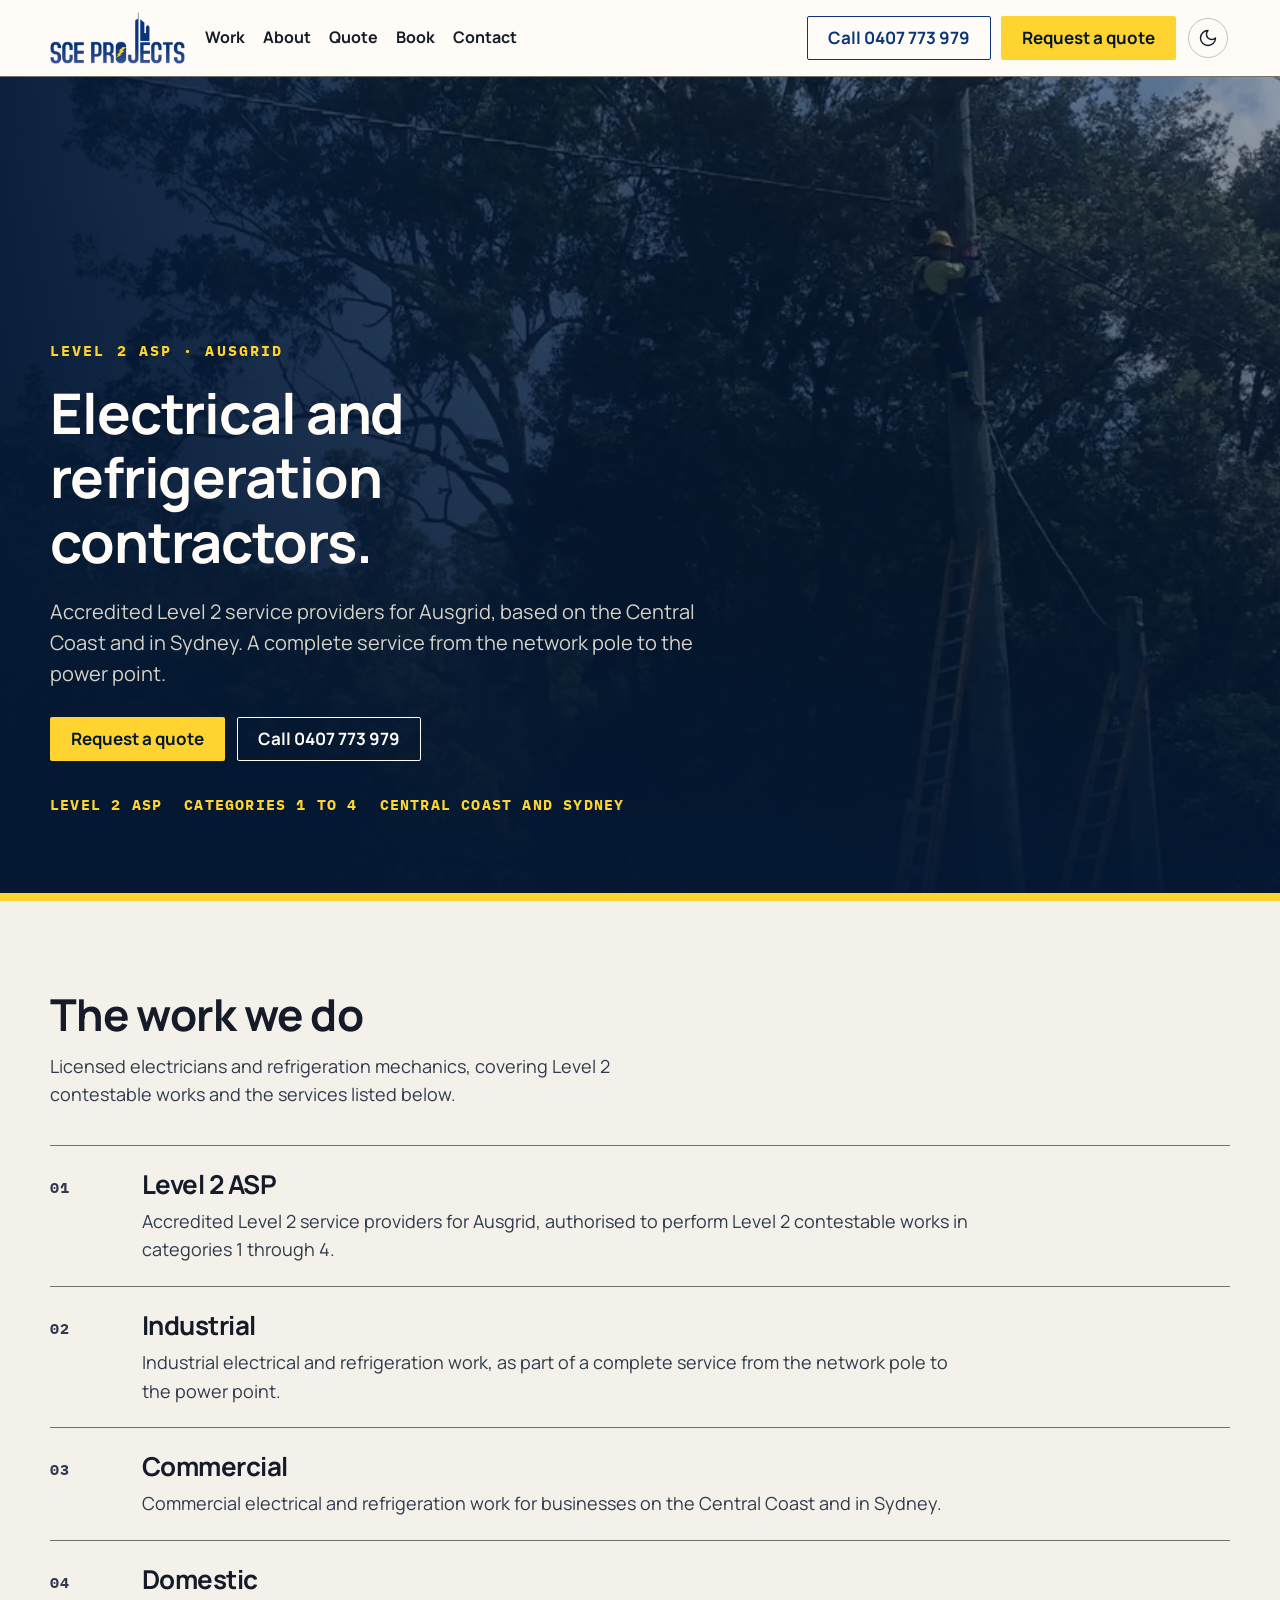
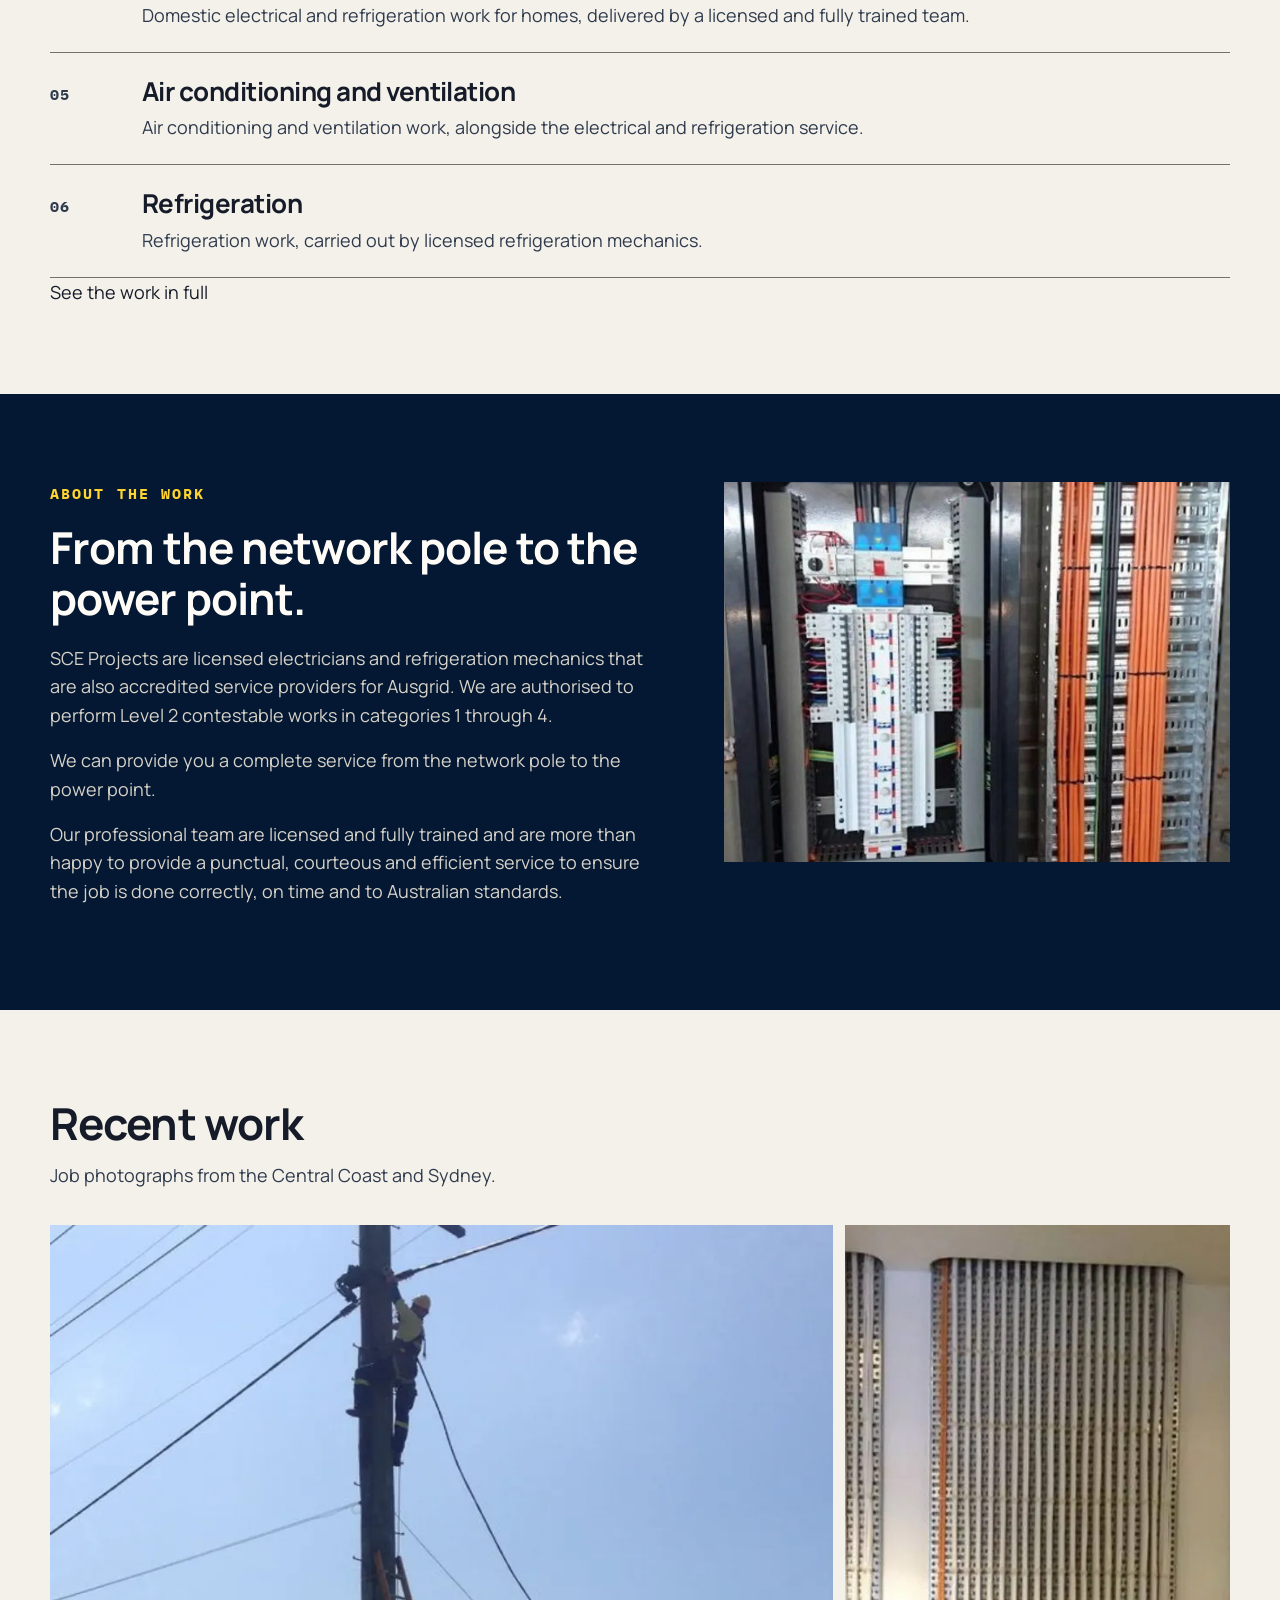
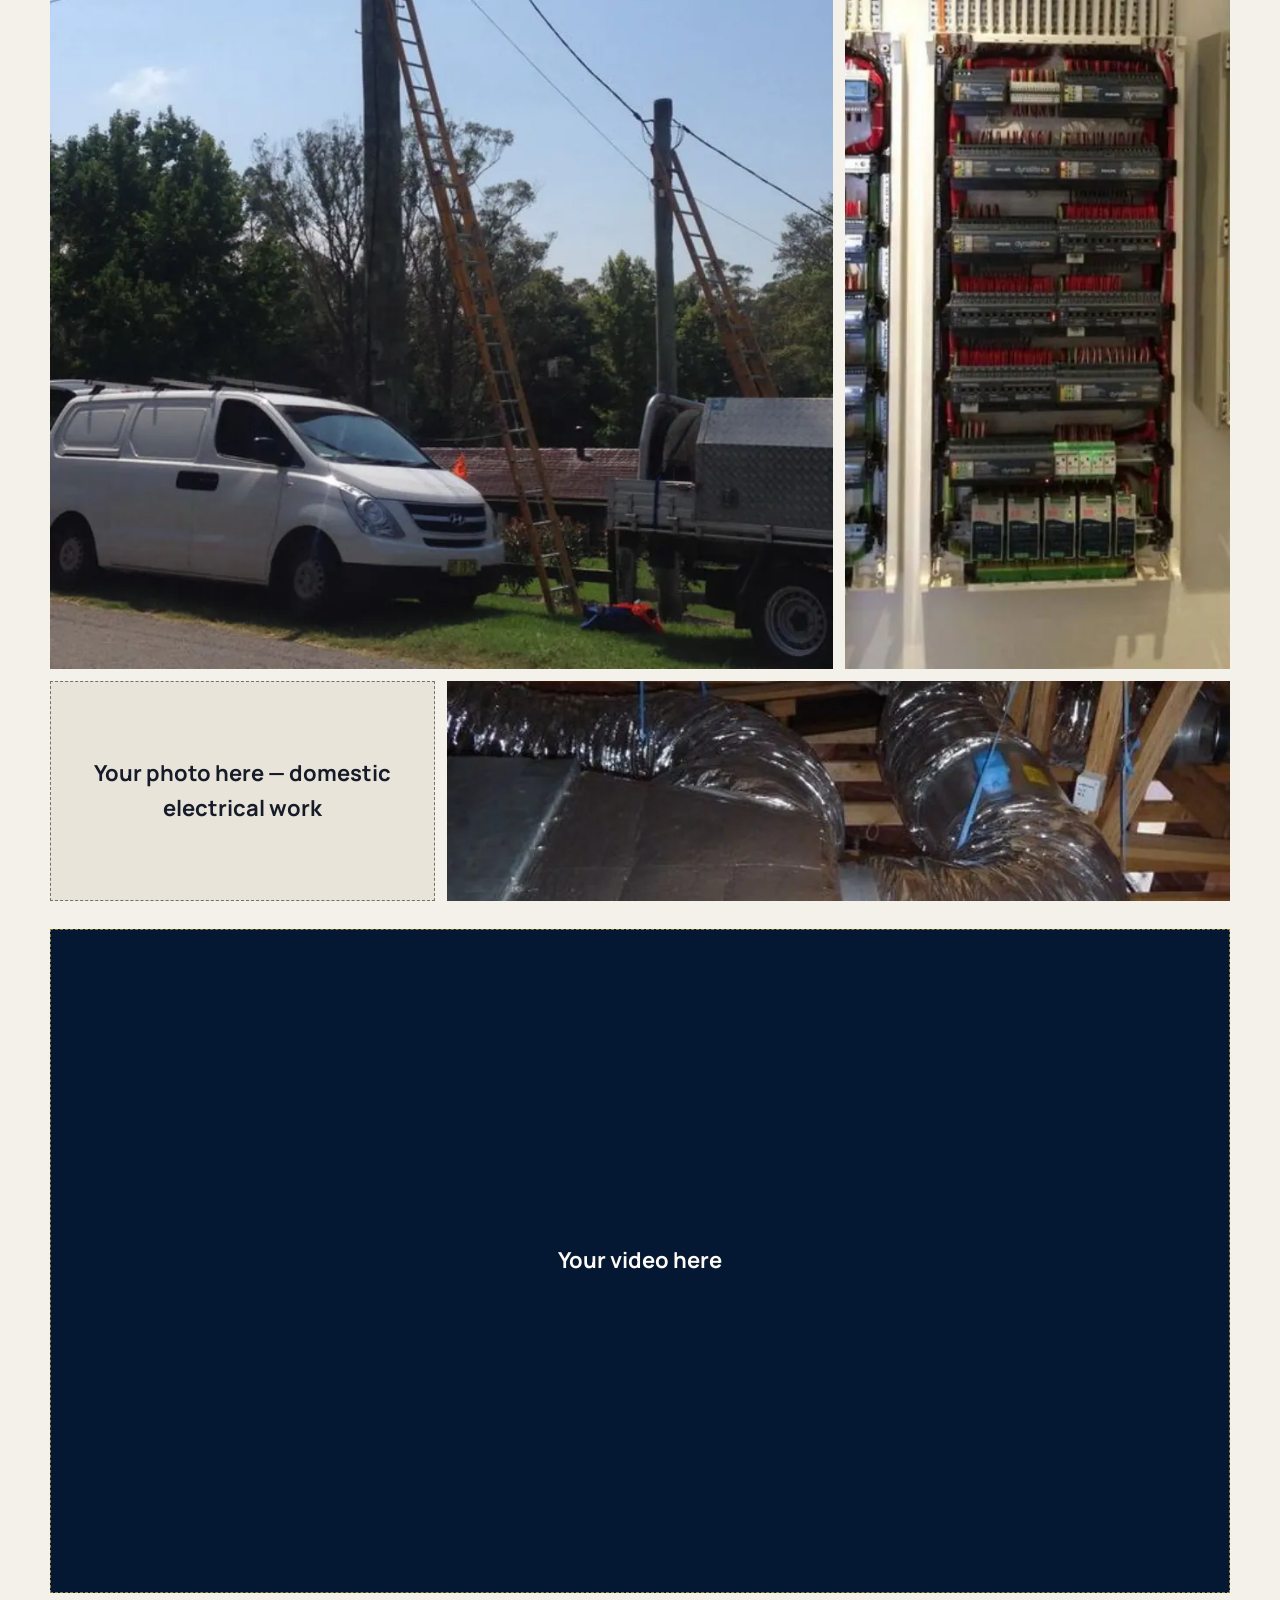
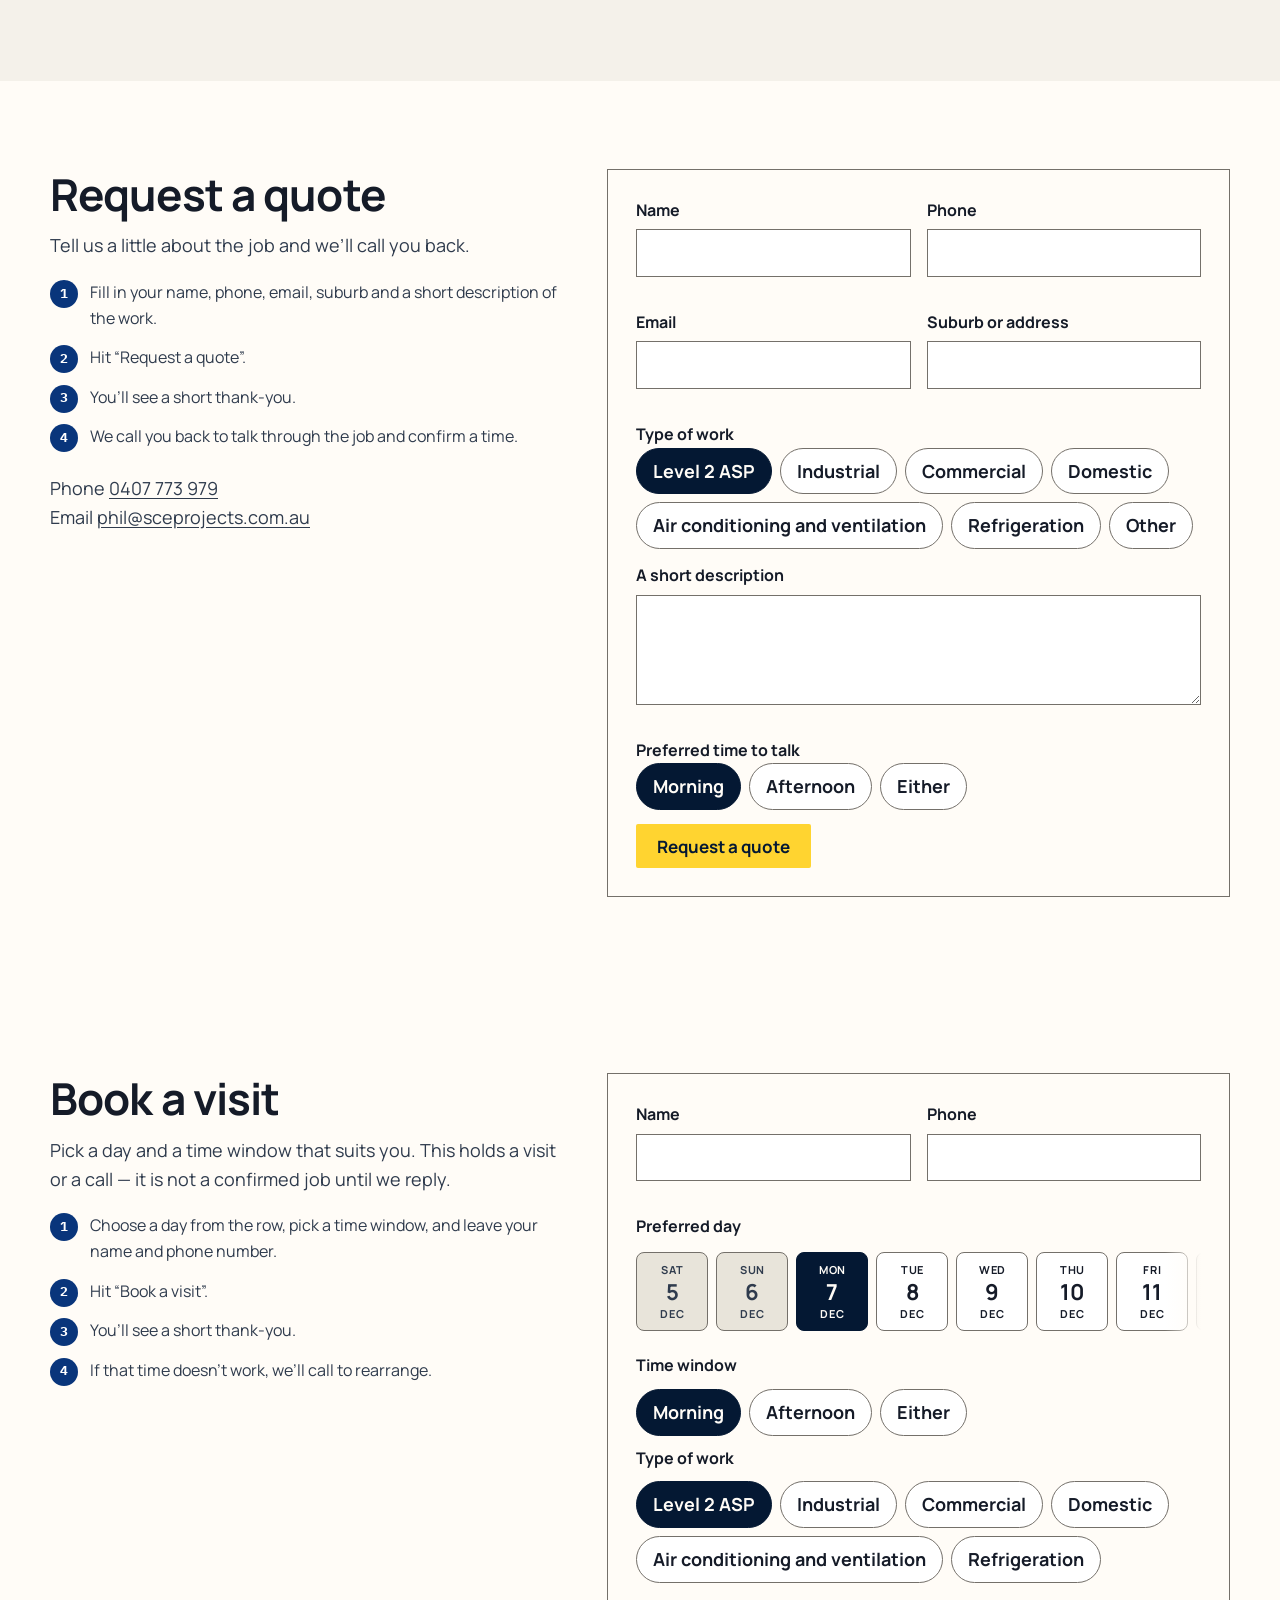
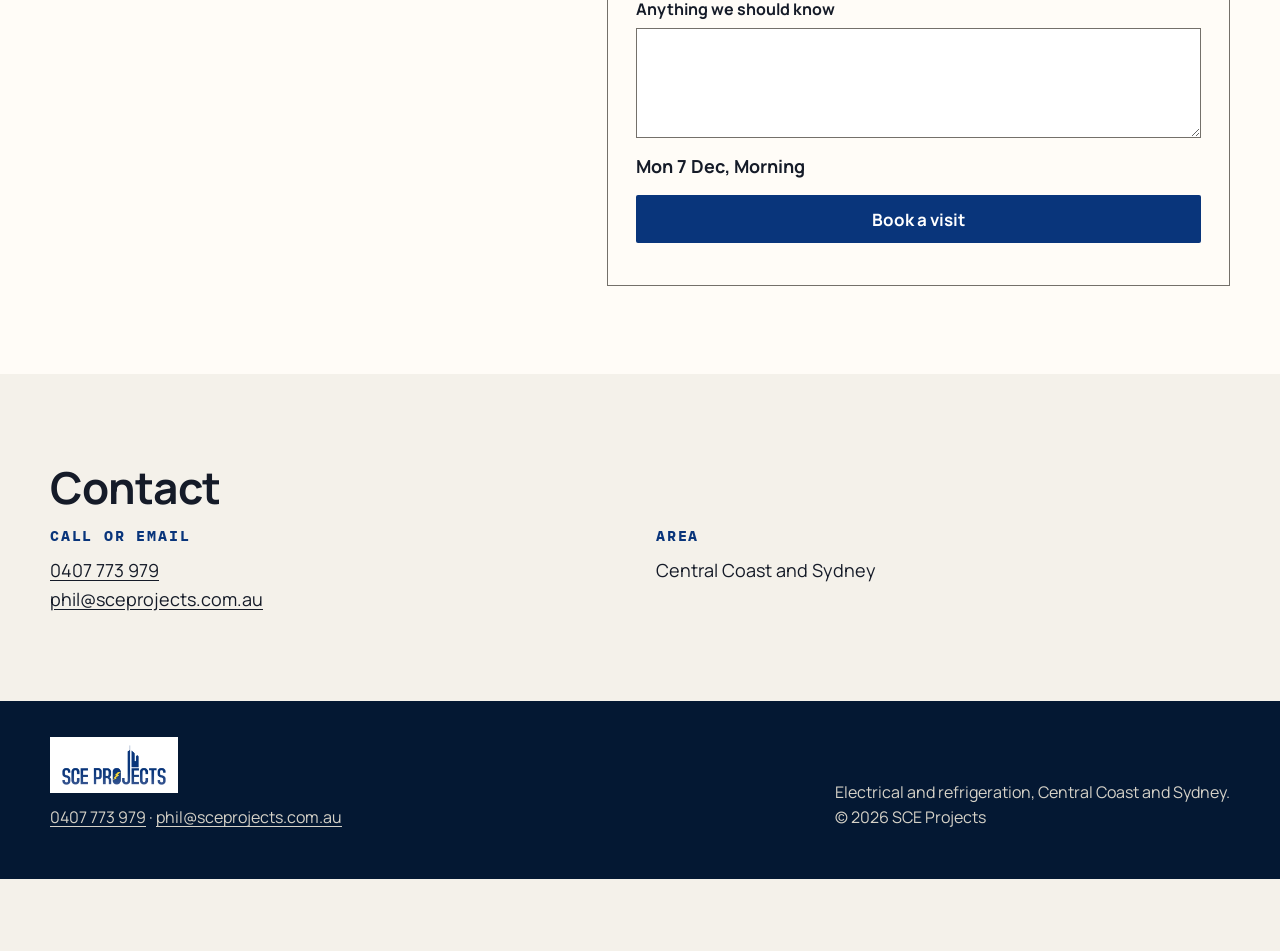
<file: index.html>
<!DOCTYPE html>
<html lang="en-AU">
<head>
<meta charset="UTF-8">
<meta name="viewport" content="width=device-width, initial-scale=1">
<meta name="robots" content="noindex, nofollow">
<title>SCE Projects</title>
<meta name="description" content="Website preview.">
<link rel="stylesheet" href="css/site.css">
<script>
(function(){
  var t=null;
  try{t=localStorage.getItem("theme");}catch(e){}
  if(t!=="light"&&t!=="dark"){
    t=window.matchMedia("(prefers-color-scheme: dark)").matches?"dark":"light";
  }
  document.documentElement.setAttribute("data-theme",t);
})();
</script>
<script type="application/ld+json">
{"@context":"https://schema.org","@type":"ElectricalContractor","name":"SCE Projects","telephone":"+61 407 773 979","email":"phil@sceprojects.com.au","areaServed":["Central Coast","Sydney"]}
</script>

<script src="js/site.js" defer></script>
</head>
<body>
<header class="site">
  <div class="wrap">
    <a class="logo" href="index.html">
      <picture>
        <source type="image/webp" srcset="assets/logo-400.webp 400w, assets/logo-800.webp 800w" sizes="160px">
        <img src="assets/logo.png" width="788" height="303" alt="SCE Projects">
      </picture>
    </a>
    <nav class="primary" aria-label="Site">
      <a href="work.html">Work</a>
      <a href="about.html">About</a>
      <a href="quote.html">Quote</a>
      <a href="quote.html#book">Book</a>
      <a href="contact.html">Contact</a>
    </nav>
    <div class="header-actions">
      <a class="btn btn-ghost" href="tel:0407773979">Call 0407 773 979</a>
      <a class="btn btn-gold" href="quote.html">Request a quote</a>
    <button type="button" class="theme-toggle" aria-label="Switch light/dark">
      <span class="glyph" aria-hidden="true">
        <svg class="icon-moon" viewBox="0 0 24 24" fill="none" stroke="currentColor" stroke-width="1.75" stroke-linecap="round" stroke-linejoin="round"><path d="M12 3a6 6 0 0 0 9 9 9 9 0 1 1-9-9Z"/></svg>
        <svg class="icon-sun" viewBox="0 0 24 24" fill="none" stroke="currentColor" stroke-width="1.75" stroke-linecap="round" stroke-linejoin="round"><circle cx="12" cy="12" r="4"/><path d="M12 2v2"/><path d="M12 20v2"/><path d="m4.93 4.93 1.41 1.41"/><path d="m17.66 17.66 1.41 1.41"/><path d="M2 12h2"/><path d="M20 12h2"/><path d="m6.34 17.66-1.41 1.41"/><path d="m19.07 4.93-1.41 1.41"/></svg>
      </span>
    </button>
    </div>
  </div>
</header>

<section class="hero" id="top">
  <div class="hero-media">
    <img
      src="assets/photos/hero-level2.webp"
      width="1280"
      height="1263"
      alt="Level 2 linework on a pole, with ladders and vans on site"
      data-lightbox
      data-full="assets/photos/hero-level2.webp"
      data-caption="Level 2 work"
      tabindex="0">
  </div>
  <div class="wrap">
    <p class="kicker">Level 2 ASP · Ausgrid</p>
    <h1>Electrical and refrigeration contractors.</h1>
    <p class="lead">Accredited Level 2 service providers for Ausgrid, based on the Central Coast and in Sydney. A complete service from the network pole to the power point.</p>
    <div class="hero-actions">
      <a class="btn btn-gold" href="quote.html">Request a quote</a>
      <a class="btn btn-ghost-light" href="tel:0407773979">Call 0407 773 979</a>
    </div>
    <p class="proof">
      <span>Level 2 ASP</span>
      <span>Categories 1 to 4</span>
      <span>Central Coast and Sydney</span>
    </p>
  </div>
</section>

<section class="work" id="work">
  <div class="wrap">
    <h2>The work we do</h2>
    <p class="intro">Licensed electricians and refrigeration mechanics, covering Level 2 contestable works and the services listed below.</p>
    <div class="work-list">
      <article>
        <p class="num">01</p>
        <div>
          <h3>Level 2 ASP</h3>
          <p>Accredited Level 2 service providers for Ausgrid, authorised to perform Level 2 contestable works in categories 1 through 4.</p>
        </div>
      </article>
      <article>
        <p class="num">02</p>
        <div>
          <h3>Industrial</h3>
          <p>Industrial electrical and refrigeration work, as part of a complete service from the network pole to the power point.</p>
        </div>
      </article>
      <article>
        <p class="num">03</p>
        <div>
          <h3>Commercial</h3>
          <p>Commercial electrical and refrigeration work for businesses on the Central Coast and in Sydney.</p>
        </div>
      </article>
      <article>
        <p class="num">04</p>
        <div>
          <h3>Domestic</h3>
          <p>Domestic electrical and refrigeration work for homes, delivered by a licensed and fully trained team.</p>
        </div>
      </article>
      <article>
        <p class="num">05</p>
        <div>
          <h3>Air conditioning and ventilation</h3>
          <p>Air conditioning and ventilation work, alongside the electrical and refrigeration service.</p>
        </div>
      </article>
      <article>
        <p class="num">06</p>
        <div>
          <h3>Refrigeration</h3>
          <p>Refrigeration work, carried out by licensed refrigeration mechanics.</p>
        </div>
      </article>
    </div>
    <p><a class="more" href="work.html">See the work in full</a></p>
  </div>
</section>

<section class="about" id="about">
  <div class="wrap about-grid">
    <div>
      <p class="kicker">About the work</p>
      <h2>From the network pole to the power point.</h2>
      <p>SCE Projects are licensed electricians and refrigeration mechanics that are also accredited service providers for Ausgrid. We are authorised to perform Level 2 contestable works in categories 1 through 4.</p>
      <p>We can provide you a complete service from the network pole to the power point.</p>
      <p>Our professional team are licensed and fully trained and are more than happy to provide a punctual, courteous and efficient service to ensure the job is done correctly, on time and to Australian standards.</p>
    </div>
    <figure class="photo-frame">
      <img
        src="assets/photos/switchboard.webp"
        width="900"
        height="1600"
        alt="Installed switchboard with orange cable tray"
        loading="lazy"
        data-lightbox
        data-full="assets/photos/switchboard.webp"
        data-caption="Switchboard"
        tabindex="0">
    </figure>
  </div>
</section>

<section class="gallery" id="photos">
  <div class="wrap">
    <h2>Recent work</h2>
    <p class="intro">Job photographs from the Central Coast and Sydney.</p>
    <div class="bento">
      <figure class="photo-frame wide">
        <img
          src="assets/photos/level2-pole.webp"
          width="900"
          height="1200"
          alt="Lineworker on a pole with a van and ladder on site"
          loading="lazy"
          data-lightbox
          data-full="assets/photos/level2-pole.webp"
          data-caption="Level 2 work"
          tabindex="0">
      </figure>
      <figure class="photo-frame">
        <img
          src="assets/photos/commercial-boards.webp"
          width="900"
          height="1200"
          alt="Commercial distribution boards and cable risers"
          loading="lazy"
          data-lightbox
          data-full="assets/photos/commercial-boards.webp"
          data-caption="Industrial or commercial work"
          tabindex="0">
      </figure>
      <figure class="photo-slot">
        <strong>Your photo here — domestic electrical work</strong>
      </figure>
      <figure class="photo-frame wide">
        <img
          src="assets/photos/ducted-ac.webp"
          width="900"
          height="956"
          alt="Ducted air conditioning in a roof space"
          loading="lazy"
          data-lightbox
          data-full="assets/photos/ducted-ac.webp"
          data-caption="Air conditioning work"
          tabindex="0">
      </figure>
    </div>
  </div>
</section>

<section class="video">
  <div class="wrap">
    <figure class="video-slot">
      <strong>Your video here</strong>
    </figure>
  </div>
</section>

<section class="quote" id="quote" data-quote>
  <div class="wrap quote-grid">
    <div>
      <h2>Request a quote</h2>
      <p class="help">Tell us a little about the job and we’ll call you back.</p>
      <ol class="steps">
        <li data-n="1">Fill in your name, phone, email, suburb and a short description of the work.</li>
        <li data-n="2">Hit “Request a quote”.</li>
        <li data-n="3">You’ll see a short thank-you.</li>
        <li data-n="4">We call you back to talk through the job and confirm a time.</li>
      </ol>
      <p class="help" style="margin-top:24px">Phone <a href="tel:0407773979">0407 773 979</a><br>Email <a href="mailto:phil@sceprojects.com.au">phil@sceprojects.com.au</a></p>
    </div>
    <div>
    <form class="form-card" action="#" method="post" novalidate>
      <label>Name <input type="text" name="name" autocomplete="name" required aria-describedby="index-quote-err-name"><span id="index-quote-err-name" class="field-error" data-error="name" role="status" aria-live="polite"></span></label>
      <label>Phone <input type="tel" name="phone" autocomplete="tel" required aria-describedby="index-quote-err-phone"><span id="index-quote-err-phone" class="field-error" data-error="phone" role="status" aria-live="polite"></span></label>
      <label>Email <input type="email" name="email" autocomplete="email" required aria-describedby="index-quote-err-email"><span id="index-quote-err-email" class="field-error" data-error="email" role="status" aria-live="polite"></span></label>
      <label>Suburb or address <input type="text" name="suburb" autocomplete="street-address" required aria-describedby="index-quote-err-suburb"><span id="index-quote-err-suburb" class="field-error" data-error="suburb" role="status" aria-live="polite"></span></label>
      <div class="full">
        <p class="widget-label" id="index-quote-work-label">Type of work</p>
        <div class="job-chips" data-quote-jobs></div>
        <input type="hidden" name="work" value="" required>
      </div>
      <label class="full">A short description <textarea name="details" required aria-describedby="index-quote-err-details"></textarea><span id="index-quote-err-details" class="field-error" data-error="details" role="status" aria-live="polite"></span></label>
      <div class="full">
        <p class="widget-label" id="index-quote-when-label">Preferred time to talk</p>
        <div class="time-pills" data-quote-times></div>
        <input type="hidden" name="when" value="" required>
      </div>
      <div class="submit"><button class="btn btn-gold" type="submit">Request a quote</button></div>
    </form>
    <p class="success" data-success hidden tabindex="-1">Thank you. We’ll be in touch.</p>
    </div>
  </div>
</section>

<section class="book" id="book" data-booking>
  <div class="wrap book-grid">
    <div>
      <h2>Book a visit</h2>
      <p class="help">Pick a day and a time window that suits you. This holds a visit or a call — it is not a confirmed job until we reply.</p>
      <ol class="steps">
        <li data-n="1">Choose a day from the row, pick a time window, and leave your name and phone number.</li>
        <li data-n="2">Hit “Book a visit”.</li>
        <li data-n="3">You’ll see a short thank-you.</li>
        <li data-n="4">If that time doesn’t work, we’ll call to rearrange.</li>
      </ol>
    </div>
    <div>
    <form class="form-card" action="#" method="post" novalidate>
      <label>Name <input type="text" name="name" autocomplete="name" required aria-describedby="index-book-err-name"><span id="index-book-err-name" class="field-error" data-error="name" role="status" aria-live="polite"></span></label>
      <label>Phone <input type="tel" name="phone" autocomplete="tel" required aria-describedby="index-book-err-phone"><span id="index-book-err-phone" class="field-error" data-error="phone" role="status" aria-live="polite"></span></label>
      <div class="book-widget">
        <p class="widget-label">Preferred day</p>
        <div class="day-chips-wrap">
          <div class="day-chips" data-days></div>
        </div>
        <p class="widget-label">Time window</p>
        <div class="time-pills" data-times></div>
        <p class="widget-label">Type of work</p>
        <div class="job-chips" data-jobs></div>
      </div>
      <label class="full">Anything we should know <textarea name="notes"></textarea></label>
      <p class="book-summary full" data-summary></p>
      <div class="submit"><button class="btn btn-navy book-submit" type="submit">Book a visit</button></div>
      <p class="form-error" data-form-error role="status" aria-live="polite"></p>
    </form>
    <p class="success" data-success hidden tabindex="-1">Thank you. We'll be in touch to confirm the time.</p>
    </div>
  </div>
</section>

<section class="contact" id="contact">
  <div class="wrap">
    <h2>Contact</h2>
    <div class="contact-grid">
      <div>
        <h3>Call or email</h3>
        <p><a href="tel:0407773979">0407 773 979</a><br><a href="mailto:phil@sceprojects.com.au">phil@sceprojects.com.au</a></p>
      </div>
      <div>
        <h3>Area</h3>
        <p>Central Coast and Sydney</p>
      </div>
    </div>
  </div>
</section>

<footer class="site">
  <div class="wrap">
    <div>
      <a class="logo" href="index.html">
        <picture>
          <source type="image/webp" srcset="assets/logo-400.webp 400w, assets/logo-800.webp 800w" sizes="140px">
          <img src="assets/logo.png" width="788" height="303" alt="SCE Projects" loading="lazy">
        </picture>
      </a>
      <p><a href="tel:0407773979">0407 773 979</a> · <a href="mailto:phil@sceprojects.com.au">phil@sceprojects.com.au</a></p>
    </div>
    <div>Electrical and refrigeration, Central Coast and Sydney.<br>© 2026 SCE Projects</div>
  </div>
</footer>

<div class="sticky-call">
  <a class="btn btn-ghost-light" href="tel:0407773979">Call</a>
  <a class="btn btn-gold" href="quote.html">Quote</a>
</div>

<div class="lightbox" hidden role="dialog" aria-modal="true" aria-label="Photograph">
  <div class="lightbox-toolbar">
    <button type="button" class="lightbox-close" aria-label="Close">×</button>
  </div>
  <div class="lightbox-stage">
    <button type="button" class="lightbox-nav lightbox-prev" aria-label="Previous">‹</button>
    <img alt="">
    <button type="button" class="lightbox-nav lightbox-next" aria-label="Next">›</button>
  </div>
  <div class="lightbox-meta">
    <p data-lb-caption></p>
    <p data-lb-count></p>
  </div>
</div>
</body>
</html>
</file>
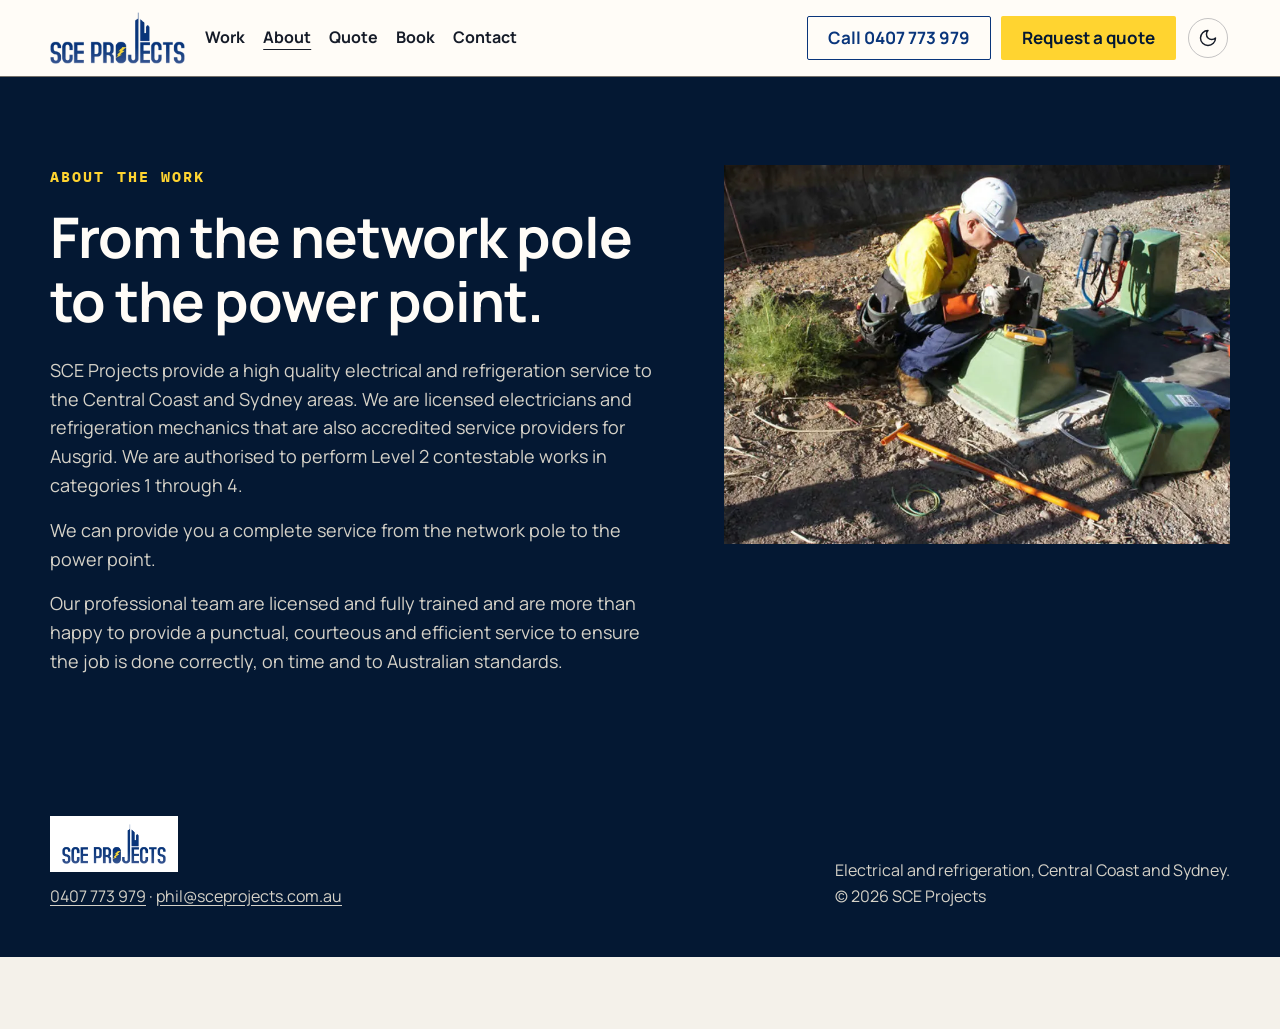
<file: about.html>
<!DOCTYPE html>
<html lang="en-AU">
<head>
<meta charset="UTF-8">
<meta name="viewport" content="width=device-width, initial-scale=1">
<meta name="robots" content="noindex, nofollow">
<title>About | SCE Projects</title>
<meta name="description" content="Website preview.">
<link rel="stylesheet" href="css/site.css">
<script>
(function(){
  var t=null;
  try{t=localStorage.getItem("theme");}catch(e){}
  if(t!=="light"&&t!=="dark"){
    t=window.matchMedia("(prefers-color-scheme: dark)").matches?"dark":"light";
  }
  document.documentElement.setAttribute("data-theme",t);
})();
</script>
<script type="application/ld+json">
{"@context":"https://schema.org","@type":"ElectricalContractor","name":"SCE Projects","telephone":"+61 407 773 979","email":"phil@sceprojects.com.au","areaServed":["Central Coast","Sydney"]}
</script>

<script src="js/site.js" defer></script>
</head>
<body>
<header class="site">
  <div class="wrap">
    <a class="logo" href="index.html">
      <picture>
        <source type="image/webp" srcset="assets/logo-400.webp 400w, assets/logo-800.webp 800w" sizes="160px">
        <img src="assets/logo.png" width="788" height="303" alt="SCE Projects">
      </picture>
    </a>
    <nav class="primary" aria-label="Site">
      <a href="work.html">Work</a>
      <a href="about.html" aria-current="page">About</a>
      <a href="quote.html">Quote</a>
      <a href="quote.html#book">Book</a>
      <a href="contact.html">Contact</a>
    </nav>
    <div class="header-actions">
      <a class="btn btn-ghost" href="tel:0407773979">Call 0407 773 979</a>
      <a class="btn btn-gold" href="quote.html">Request a quote</a>
    <button type="button" class="theme-toggle" aria-label="Switch light/dark">
      <span class="glyph" aria-hidden="true">
        <svg class="icon-moon" viewBox="0 0 24 24" fill="none" stroke="currentColor" stroke-width="1.75" stroke-linecap="round" stroke-linejoin="round"><path d="M12 3a6 6 0 0 0 9 9 9 9 0 1 1-9-9Z"/></svg>
        <svg class="icon-sun" viewBox="0 0 24 24" fill="none" stroke="currentColor" stroke-width="1.75" stroke-linecap="round" stroke-linejoin="round"><circle cx="12" cy="12" r="4"/><path d="M12 2v2"/><path d="M12 20v2"/><path d="m4.93 4.93 1.41 1.41"/><path d="m17.66 17.66 1.41 1.41"/><path d="M2 12h2"/><path d="M20 12h2"/><path d="m6.34 17.66-1.41 1.41"/><path d="m19.07 4.93-1.41 1.41"/></svg>
      </span>
    </button>
    </div>
  </div>
</header>

<section class="about">
  <div class="wrap about-grid">
    <div>
      <p class="kicker">About the work</p>
      <h1>From the network pole to the power point.</h1>
      <p>SCE Projects provide a high quality electrical and refrigeration service to the Central Coast and Sydney areas. We are licensed electricians and refrigeration mechanics that are also accredited service providers for Ausgrid. We are authorised to perform Level 2 contestable works in categories 1 through 4.</p>
      <p>We can provide you a complete service from the network pole to the power point.</p>
      <p>Our professional team are licensed and fully trained and are more than happy to provide a punctual, courteous and efficient service to ensure the job is done correctly, on time and to Australian standards.</p>
    </div>
    <figure class="photo-frame">
      <img
        src="assets/photos/work-pillar.webp"
        width="1000"
        height="665"
        alt="Technician working on an underground pillar"
        loading="lazy"
        data-lightbox
        data-full="assets/photos/work-pillar.webp"
        data-caption="The team on a job"
        tabindex="0">
    </figure>
  </div>
</section>

<footer class="site">
  <div class="wrap">
    <div>
      <a class="logo" href="index.html">
        <picture>
          <source type="image/webp" srcset="assets/logo-400.webp 400w, assets/logo-800.webp 800w" sizes="140px">
          <img src="assets/logo.png" width="788" height="303" alt="SCE Projects" loading="lazy">
        </picture>
      </a>
      <p><a href="tel:0407773979">0407 773 979</a> · <a href="mailto:phil@sceprojects.com.au">phil@sceprojects.com.au</a></p>
    </div>
    <div>Electrical and refrigeration, Central Coast and Sydney.<br>© 2026 SCE Projects</div>
  </div>
</footer>

<div class="sticky-call">
  <a class="btn btn-ghost-light" href="tel:0407773979">Call</a>
  <a class="btn btn-gold" href="quote.html">Quote</a>
</div>

<div class="lightbox" hidden role="dialog" aria-modal="true" aria-label="Photograph">
  <div class="lightbox-toolbar">
    <button type="button" class="lightbox-close" aria-label="Close">×</button>
  </div>
  <div class="lightbox-stage">
    <button type="button" class="lightbox-nav lightbox-prev" aria-label="Previous">‹</button>
    <img alt="">
    <button type="button" class="lightbox-nav lightbox-next" aria-label="Next">›</button>
  </div>
  <div class="lightbox-meta">
    <p data-lb-caption></p>
    <p data-lb-count></p>
  </div>
</div>
</body>
</html>
</file>
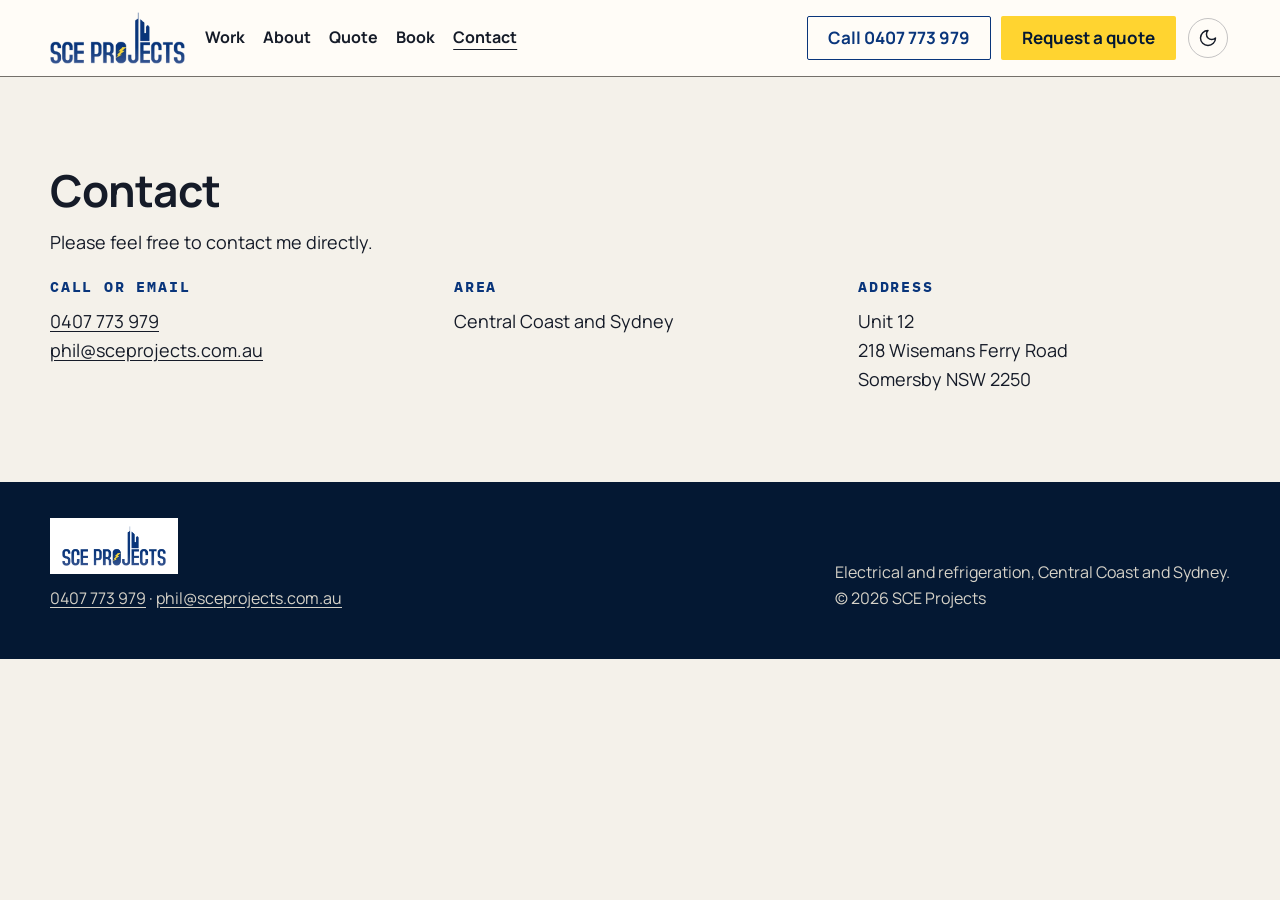
<file: contact.html>
<!DOCTYPE html>
<html lang="en-AU">
<head>
<meta charset="UTF-8">
<meta name="viewport" content="width=device-width, initial-scale=1">
<meta name="robots" content="noindex, nofollow">
<title>Contact | SCE Projects</title>
<meta name="description" content="Website preview.">
<link rel="stylesheet" href="css/site.css">
<script>
(function(){
  var t=null;
  try{t=localStorage.getItem("theme");}catch(e){}
  if(t!=="light"&&t!=="dark"){
    t=window.matchMedia("(prefers-color-scheme: dark)").matches?"dark":"light";
  }
  document.documentElement.setAttribute("data-theme",t);
})();
</script>
<script type="application/ld+json">
{"@context":"https://schema.org","@type":"ElectricalContractor","name":"SCE Projects","telephone":"+61 407 773 979","email":"phil@sceprojects.com.au","areaServed":["Central Coast","Sydney"]}
</script>

<script src="js/site.js" defer></script>
</head>
<body>
<header class="site">
  <div class="wrap">
    <a class="logo" href="index.html">
      <picture>
        <source type="image/webp" srcset="assets/logo-400.webp 400w, assets/logo-800.webp 800w" sizes="160px">
        <img src="assets/logo.png" width="788" height="303" alt="SCE Projects">
      </picture>
    </a>
    <nav class="primary" aria-label="Site">
      <a href="work.html">Work</a>
      <a href="about.html">About</a>
      <a href="quote.html">Quote</a>
      <a href="quote.html#book">Book</a>
      <a href="contact.html" aria-current="page">Contact</a>
    </nav>
    <div class="header-actions">
      <a class="btn btn-ghost" href="tel:0407773979">Call 0407 773 979</a>
      <a class="btn btn-gold" href="quote.html">Request a quote</a>
    <button type="button" class="theme-toggle" aria-label="Switch light/dark">
      <span class="glyph" aria-hidden="true">
        <svg class="icon-moon" viewBox="0 0 24 24" fill="none" stroke="currentColor" stroke-width="1.75" stroke-linecap="round" stroke-linejoin="round"><path d="M12 3a6 6 0 0 0 9 9 9 9 0 1 1-9-9Z"/></svg>
        <svg class="icon-sun" viewBox="0 0 24 24" fill="none" stroke="currentColor" stroke-width="1.75" stroke-linecap="round" stroke-linejoin="round"><circle cx="12" cy="12" r="4"/><path d="M12 2v2"/><path d="M12 20v2"/><path d="m4.93 4.93 1.41 1.41"/><path d="m17.66 17.66 1.41 1.41"/><path d="M2 12h2"/><path d="M20 12h2"/><path d="m6.34 17.66-1.41 1.41"/><path d="m19.07 4.93-1.41 1.41"/></svg>
      </span>
    </button>
    </div>
  </div>
</header>

<section class="contact">
  <div class="wrap">
    <h1>Contact</h1>
    <p class="help">Please feel free to contact me directly.</p>
    <div class="contact-grid three">
      <div>
        <h3>Call or email</h3>
        <p><a href="tel:0407773979">0407 773 979</a><br><a href="mailto:phil@sceprojects.com.au">phil@sceprojects.com.au</a></p>
      </div>
      <div>
        <h3>Area</h3>
        <p>Central Coast and Sydney</p>
      </div>
      <div>
        <h3>Address</h3>
        <p>Unit 12<br>218 Wisemans Ferry Road<br>Somersby NSW 2250</p>
      </div>
    </div>
  </div>
</section>

<footer class="site">
  <div class="wrap">
    <div>
      <a class="logo" href="index.html">
        <picture>
          <source type="image/webp" srcset="assets/logo-400.webp 400w, assets/logo-800.webp 800w" sizes="140px">
          <img src="assets/logo.png" width="788" height="303" alt="SCE Projects" loading="lazy">
        </picture>
      </a>
      <p><a href="tel:0407773979">0407 773 979</a> · <a href="mailto:phil@sceprojects.com.au">phil@sceprojects.com.au</a></p>
    </div>
    <div>Electrical and refrigeration, Central Coast and Sydney.<br>© 2026 SCE Projects</div>
  </div>
</footer>

<div class="sticky-call">
  <a class="btn btn-ghost-light" href="tel:0407773979">Call</a>
  <a class="btn btn-gold" href="quote.html">Quote</a>
</div>

<div class="lightbox" hidden role="dialog" aria-modal="true" aria-label="Photograph">
  <div class="lightbox-toolbar">
    <button type="button" class="lightbox-close" aria-label="Close">×</button>
  </div>
  <div class="lightbox-stage">
    <button type="button" class="lightbox-nav lightbox-prev" aria-label="Previous">‹</button>
    <img alt="">
    <button type="button" class="lightbox-nav lightbox-next" aria-label="Next">›</button>
  </div>
  <div class="lightbox-meta">
    <p data-lb-caption></p>
    <p data-lb-count></p>
  </div>
</div>
</body>
</html>
</file>
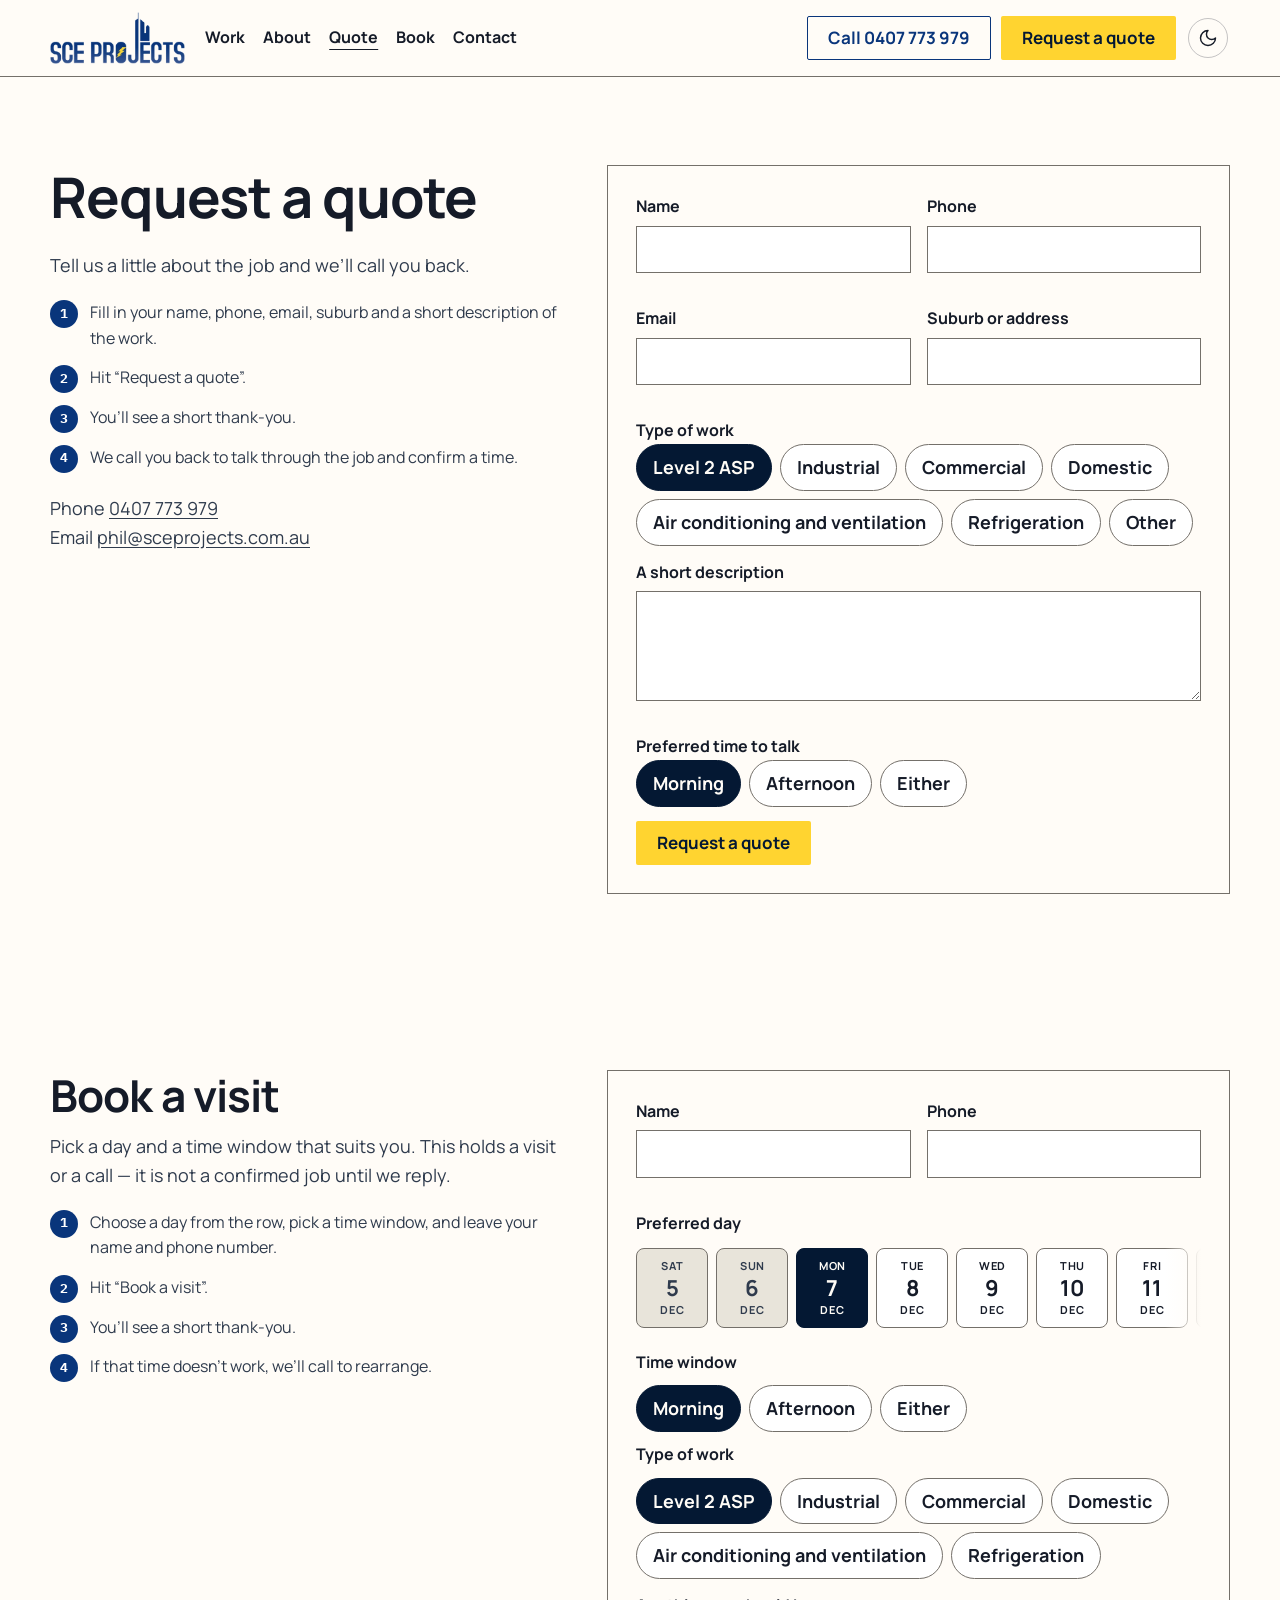
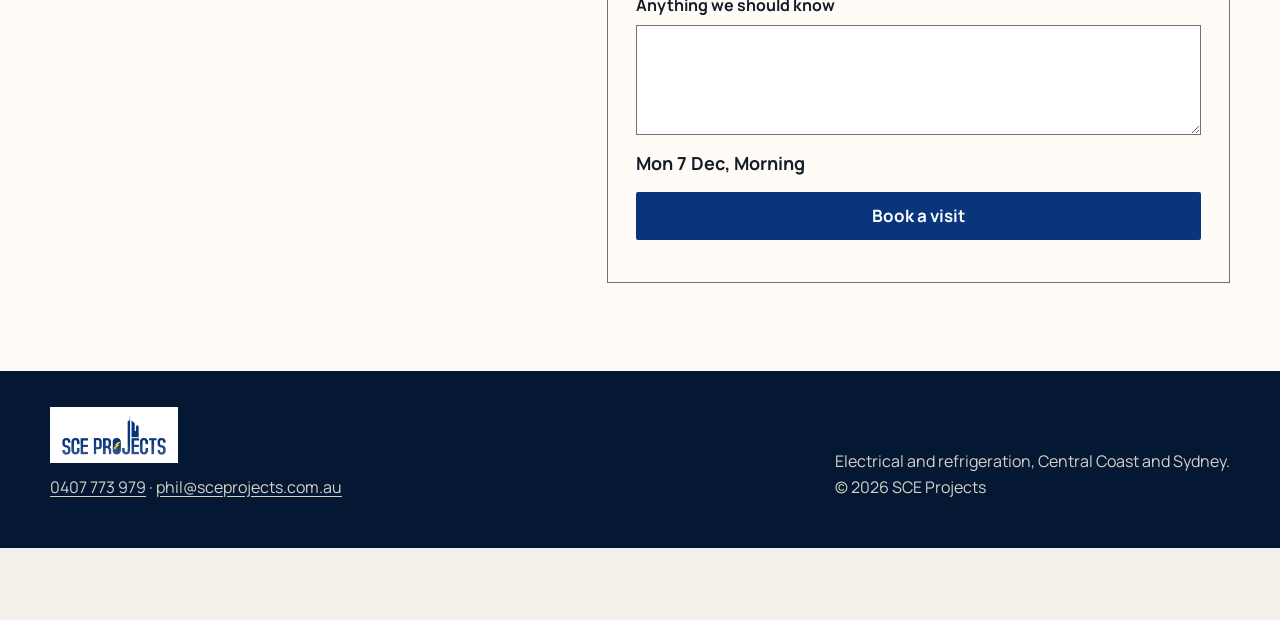
<file: quote.html>
<!DOCTYPE html>
<html lang="en-AU">
<head>
<meta charset="UTF-8">
<meta name="viewport" content="width=device-width, initial-scale=1">
<meta name="robots" content="noindex, nofollow">
<title>Quote | SCE Projects</title>
<meta name="description" content="Website preview.">
<link rel="stylesheet" href="css/site.css">
<script>
(function(){
  var t=null;
  try{t=localStorage.getItem("theme");}catch(e){}
  if(t!=="light"&&t!=="dark"){
    t=window.matchMedia("(prefers-color-scheme: dark)").matches?"dark":"light";
  }
  document.documentElement.setAttribute("data-theme",t);
})();
</script>
<script type="application/ld+json">
{"@context":"https://schema.org","@type":"ElectricalContractor","name":"SCE Projects","telephone":"+61 407 773 979","email":"phil@sceprojects.com.au","areaServed":["Central Coast","Sydney"]}
</script>

<script src="js/site.js" defer></script>
</head>
<body>
<header class="site">
  <div class="wrap">
    <a class="logo" href="index.html">
      <picture>
        <source type="image/webp" srcset="assets/logo-400.webp 400w, assets/logo-800.webp 800w" sizes="160px">
        <img src="assets/logo.png" width="788" height="303" alt="SCE Projects">
      </picture>
    </a>
    <nav class="primary" aria-label="Site">
      <a href="work.html">Work</a>
      <a href="about.html">About</a>
      <a href="quote.html" aria-current="page">Quote</a>
      <a href="quote.html#book">Book</a>
      <a href="contact.html">Contact</a>
    </nav>
    <div class="header-actions">
      <a class="btn btn-ghost" href="tel:0407773979">Call 0407 773 979</a>
      <a class="btn btn-gold" href="quote.html">Request a quote</a>
    <button type="button" class="theme-toggle" aria-label="Switch light/dark">
      <span class="glyph" aria-hidden="true">
        <svg class="icon-moon" viewBox="0 0 24 24" fill="none" stroke="currentColor" stroke-width="1.75" stroke-linecap="round" stroke-linejoin="round"><path d="M12 3a6 6 0 0 0 9 9 9 9 0 1 1-9-9Z"/></svg>
        <svg class="icon-sun" viewBox="0 0 24 24" fill="none" stroke="currentColor" stroke-width="1.75" stroke-linecap="round" stroke-linejoin="round"><circle cx="12" cy="12" r="4"/><path d="M12 2v2"/><path d="M12 20v2"/><path d="m4.93 4.93 1.41 1.41"/><path d="m17.66 17.66 1.41 1.41"/><path d="M2 12h2"/><path d="M20 12h2"/><path d="m6.34 17.66-1.41 1.41"/><path d="m19.07 4.93-1.41 1.41"/></svg>
      </span>
    </button>
    </div>
  </div>
</header>

<section class="quote" id="quote" data-quote>
  <div class="wrap quote-grid">
    <div>
      <h1>Request a quote</h1>
      <p class="help">Tell us a little about the job and we’ll call you back.</p>
      <ol class="steps">
        <li data-n="1">Fill in your name, phone, email, suburb and a short description of the work.</li>
        <li data-n="2">Hit “Request a quote”.</li>
        <li data-n="3">You’ll see a short thank-you.</li>
        <li data-n="4">We call you back to talk through the job and confirm a time.</li>
      </ol>
      <p class="help" style="margin-top:24px">Phone <a href="tel:0407773979">0407 773 979</a><br>Email <a href="mailto:phil@sceprojects.com.au">phil@sceprojects.com.au</a></p>
    </div>
    <div>
    <form class="form-card" action="#" method="post" novalidate>
      <label>Name <input type="text" name="name" autocomplete="name" required aria-describedby="quote-quote-err-name"><span id="quote-quote-err-name" class="field-error" data-error="name" role="status" aria-live="polite"></span></label>
      <label>Phone <input type="tel" name="phone" autocomplete="tel" required aria-describedby="quote-quote-err-phone"><span id="quote-quote-err-phone" class="field-error" data-error="phone" role="status" aria-live="polite"></span></label>
      <label>Email <input type="email" name="email" autocomplete="email" required aria-describedby="quote-quote-err-email"><span id="quote-quote-err-email" class="field-error" data-error="email" role="status" aria-live="polite"></span></label>
      <label>Suburb or address <input type="text" name="suburb" autocomplete="street-address" required aria-describedby="quote-quote-err-suburb"><span id="quote-quote-err-suburb" class="field-error" data-error="suburb" role="status" aria-live="polite"></span></label>
      <div class="full">
        <p class="widget-label" id="quote-quote-work-label">Type of work</p>
        <div class="job-chips" data-quote-jobs></div>
        <input type="hidden" name="work" value="" required>
      </div>
      <label class="full">A short description <textarea name="details" required aria-describedby="quote-quote-err-details"></textarea><span id="quote-quote-err-details" class="field-error" data-error="details" role="status" aria-live="polite"></span></label>
      <div class="full">
        <p class="widget-label" id="quote-quote-when-label">Preferred time to talk</p>
        <div class="time-pills" data-quote-times></div>
        <input type="hidden" name="when" value="" required>
      </div>
      <div class="submit"><button class="btn btn-gold" type="submit">Request a quote</button></div>
    </form>
    <p class="success" data-success hidden tabindex="-1">Thank you. We’ll be in touch.</p>
    </div>
  </div>
</section>

<section class="book" id="book" data-booking>
  <div class="wrap book-grid">
    <div>
      <h2>Book a visit</h2>
      <p class="help">Pick a day and a time window that suits you. This holds a visit or a call — it is not a confirmed job until we reply.</p>
      <ol class="steps">
        <li data-n="1">Choose a day from the row, pick a time window, and leave your name and phone number.</li>
        <li data-n="2">Hit “Book a visit”.</li>
        <li data-n="3">You’ll see a short thank-you.</li>
        <li data-n="4">If that time doesn’t work, we’ll call to rearrange.</li>
      </ol>
    </div>
    <div>
    <form class="form-card" action="#" method="post" novalidate>
      <label>Name <input type="text" name="name" autocomplete="name" required aria-describedby="quote-book-err-name"><span id="quote-book-err-name" class="field-error" data-error="name" role="status" aria-live="polite"></span></label>
      <label>Phone <input type="tel" name="phone" autocomplete="tel" required aria-describedby="quote-book-err-phone"><span id="quote-book-err-phone" class="field-error" data-error="phone" role="status" aria-live="polite"></span></label>
      <div class="book-widget">
        <p class="widget-label">Preferred day</p>
        <div class="day-chips-wrap">
          <div class="day-chips" data-days></div>
        </div>
        <p class="widget-label">Time window</p>
        <div class="time-pills" data-times></div>
        <p class="widget-label">Type of work</p>
        <div class="job-chips" data-jobs></div>
      </div>
      <label class="full">Anything we should know <textarea name="notes"></textarea></label>
      <p class="book-summary full" data-summary></p>
      <div class="submit"><button class="btn btn-navy book-submit" type="submit">Book a visit</button></div>
      <p class="form-error" data-form-error role="status" aria-live="polite"></p>
    </form>
    <p class="success" data-success hidden tabindex="-1">Thank you. We'll be in touch to confirm the time.</p>
    </div>
  </div>
</section>

<footer class="site">
  <div class="wrap">
    <div>
      <a class="logo" href="index.html">
        <picture>
          <source type="image/webp" srcset="assets/logo-400.webp 400w, assets/logo-800.webp 800w" sizes="140px">
          <img src="assets/logo.png" width="788" height="303" alt="SCE Projects" loading="lazy">
        </picture>
      </a>
      <p><a href="tel:0407773979">0407 773 979</a> · <a href="mailto:phil@sceprojects.com.au">phil@sceprojects.com.au</a></p>
    </div>
    <div>Electrical and refrigeration, Central Coast and Sydney.<br>© 2026 SCE Projects</div>
  </div>
</footer>

<div class="sticky-call">
  <a class="btn btn-ghost-light" href="tel:0407773979">Call</a>
  <a class="btn btn-gold" href="quote.html">Quote</a>
</div>

<div class="lightbox" hidden role="dialog" aria-modal="true" aria-label="Photograph">
  <div class="lightbox-toolbar">
    <button type="button" class="lightbox-close" aria-label="Close">×</button>
  </div>
  <div class="lightbox-stage">
    <button type="button" class="lightbox-nav lightbox-prev" aria-label="Previous">‹</button>
    <img alt="">
    <button type="button" class="lightbox-nav lightbox-next" aria-label="Next">›</button>
  </div>
  <div class="lightbox-meta">
    <p data-lb-caption></p>
    <p data-lb-count></p>
  </div>
</div>
</body>
</html>
</file>
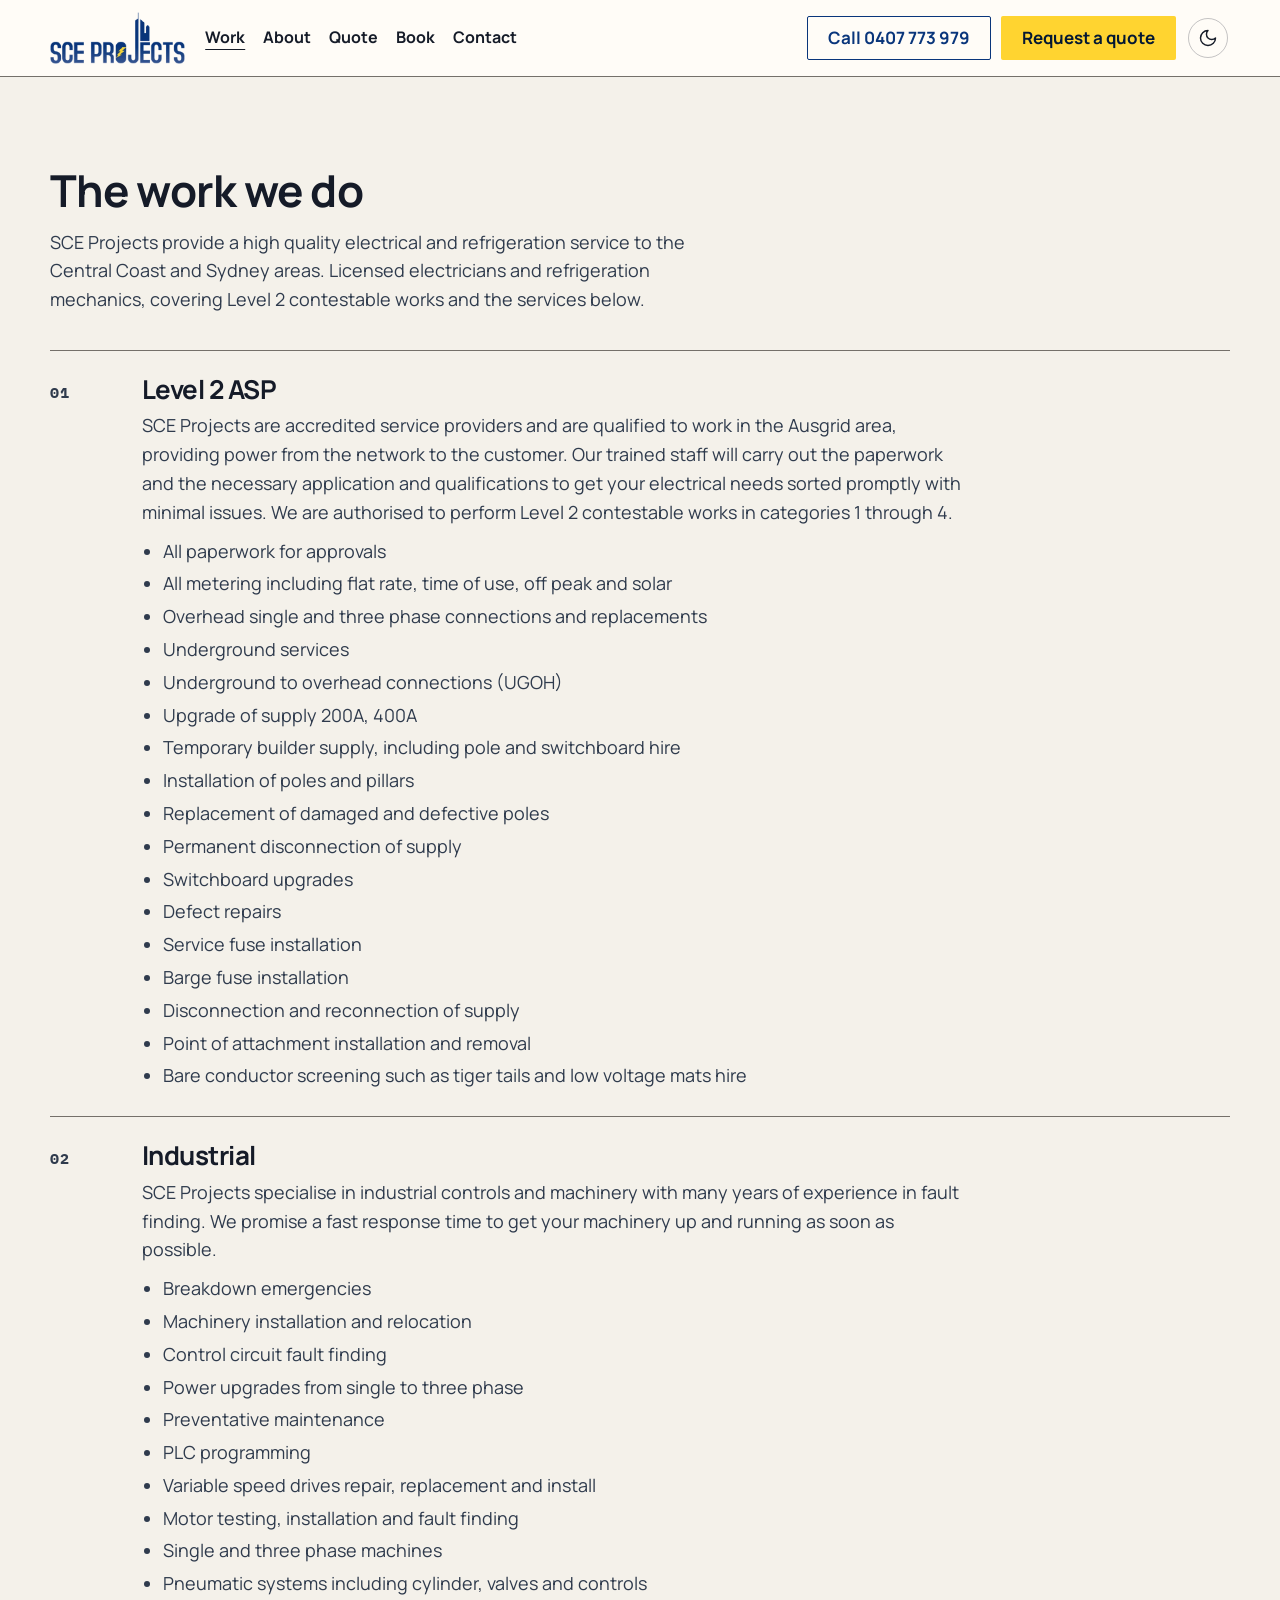
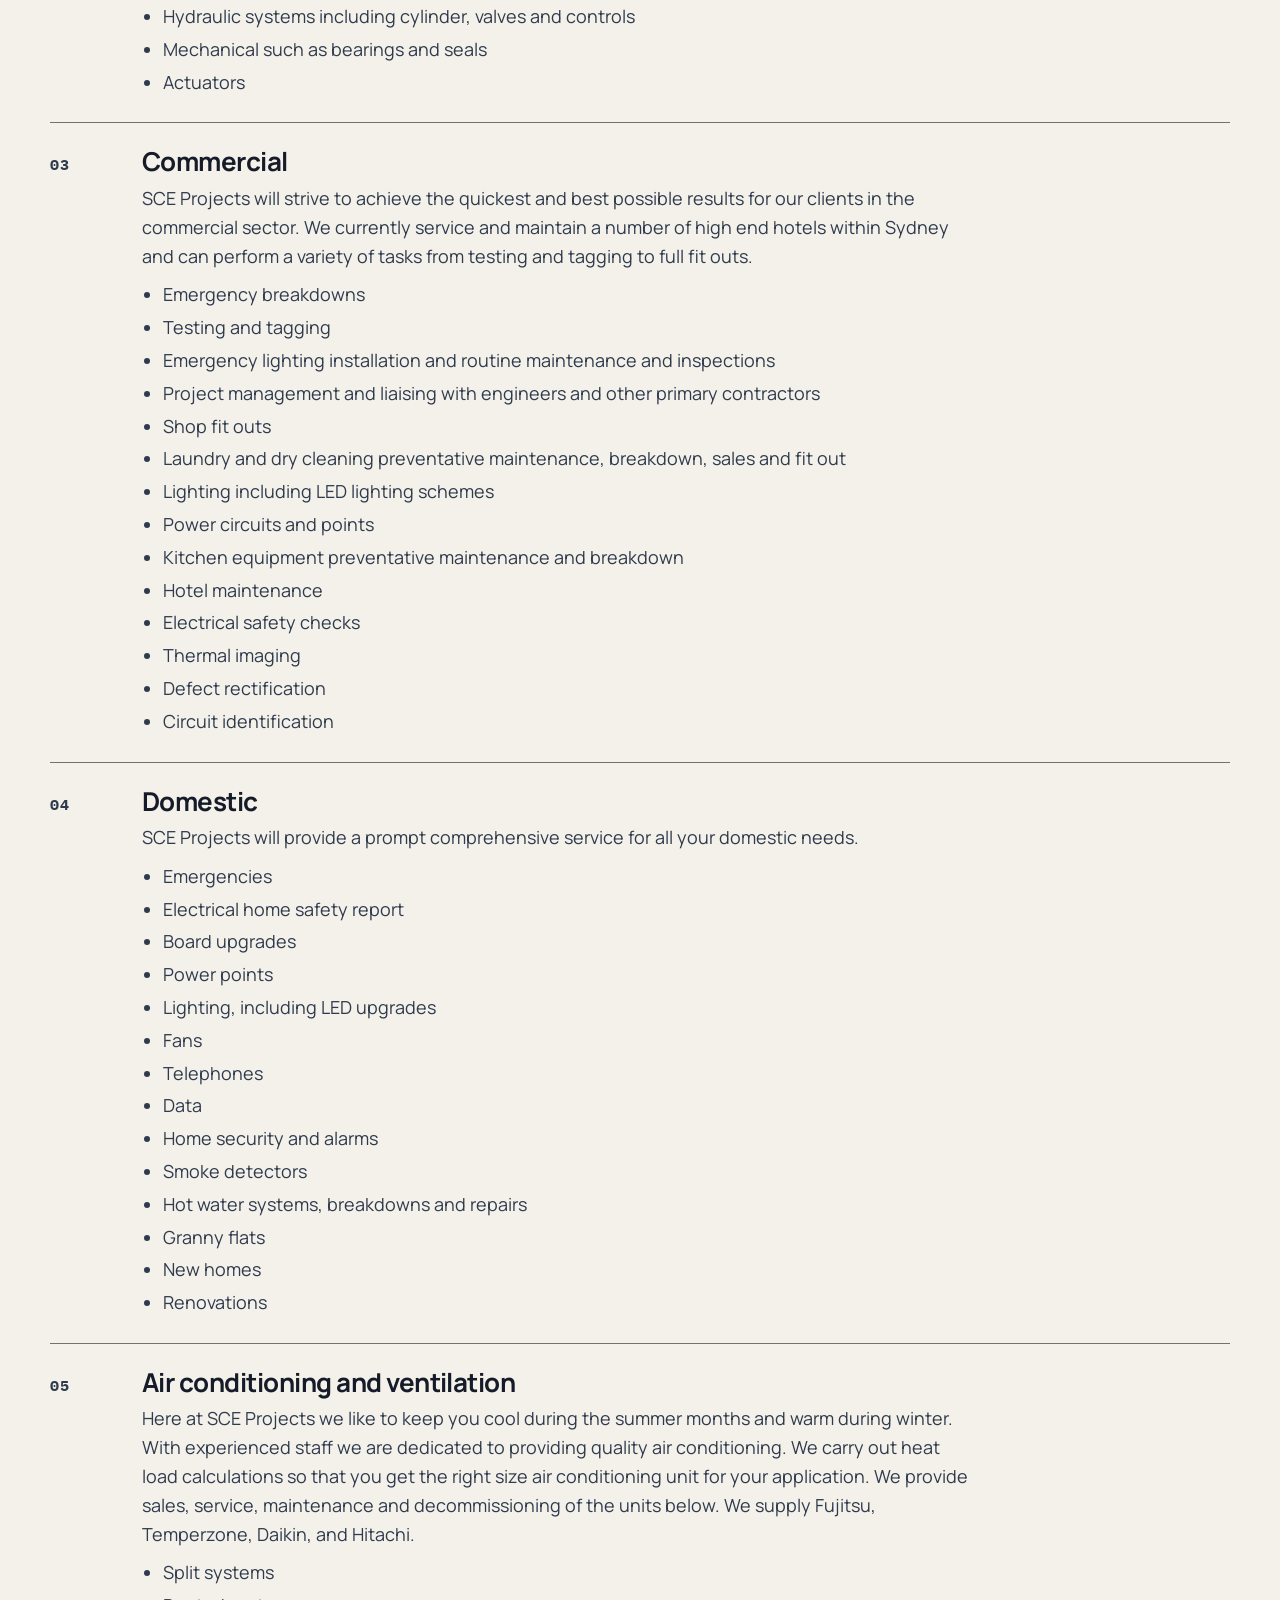
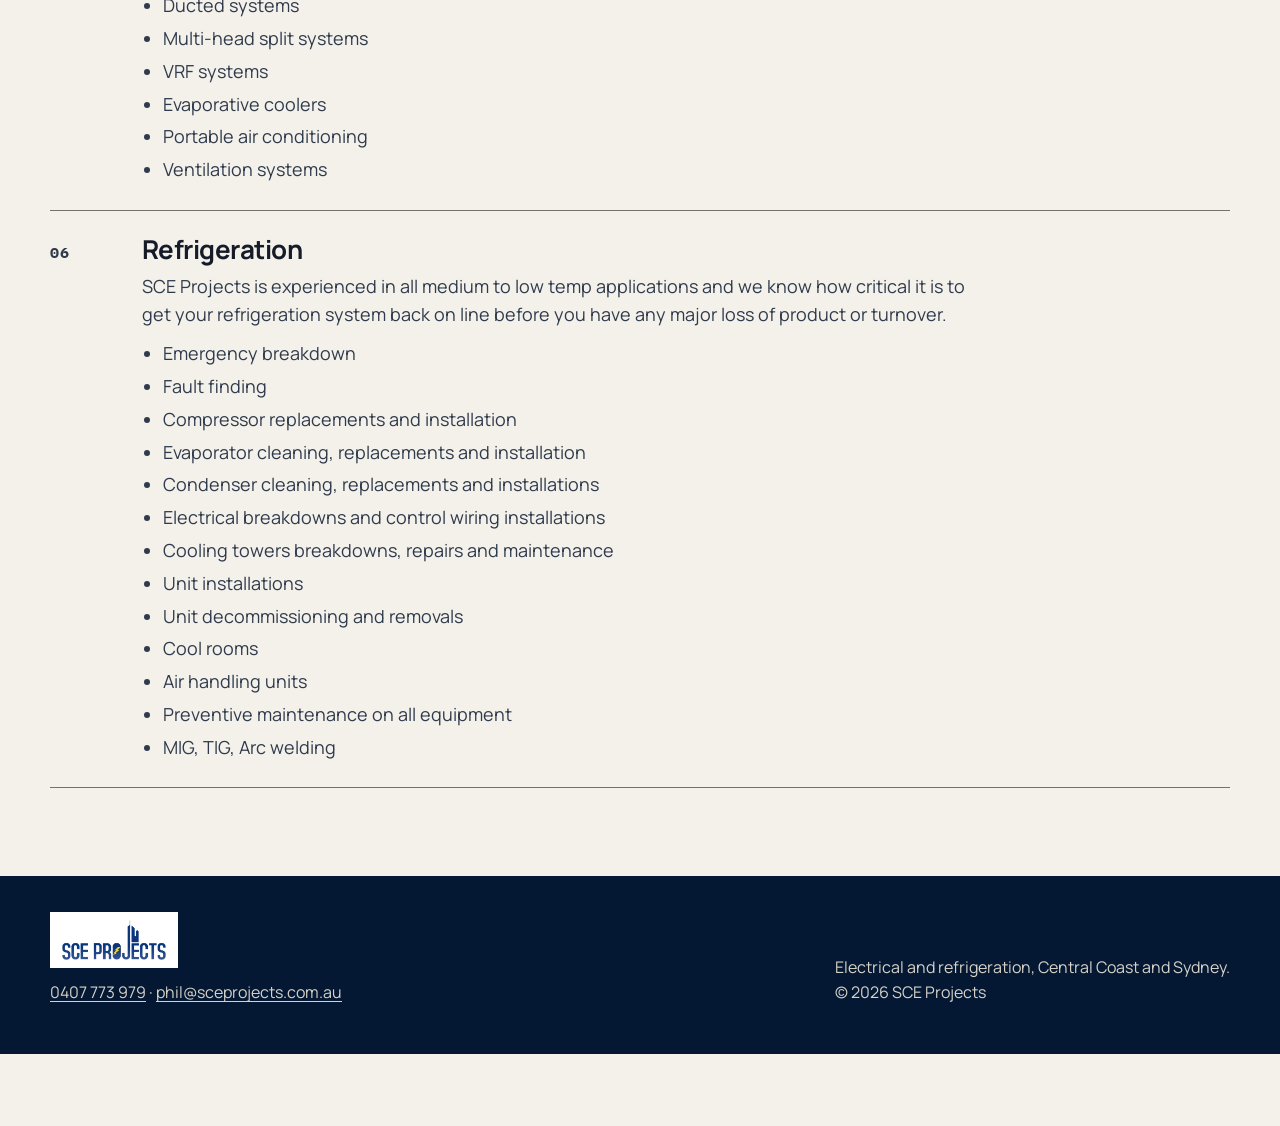
<file: work.html>
<!DOCTYPE html>
<html lang="en-AU">
<head>
<meta charset="UTF-8">
<meta name="viewport" content="width=device-width, initial-scale=1">
<meta name="robots" content="noindex, nofollow">
<title>Work | SCE Projects</title>
<meta name="description" content="Website preview.">
<link rel="stylesheet" href="css/site.css">
<script>
(function(){
  var t=null;
  try{t=localStorage.getItem("theme");}catch(e){}
  if(t!=="light"&&t!=="dark"){
    t=window.matchMedia("(prefers-color-scheme: dark)").matches?"dark":"light";
  }
  document.documentElement.setAttribute("data-theme",t);
})();
</script>
<script type="application/ld+json">
{"@context":"https://schema.org","@type":"ElectricalContractor","name":"SCE Projects","telephone":"+61 407 773 979","email":"phil@sceprojects.com.au","areaServed":["Central Coast","Sydney"]}
</script>

<script src="js/site.js" defer></script>
</head>
<body>
<header class="site">
  <div class="wrap">
    <a class="logo" href="index.html">
      <picture>
        <source type="image/webp" srcset="assets/logo-400.webp 400w, assets/logo-800.webp 800w" sizes="160px">
        <img src="assets/logo.png" width="788" height="303" alt="SCE Projects">
      </picture>
    </a>
    <nav class="primary" aria-label="Site">
      <a href="work.html" aria-current="page">Work</a>
      <a href="about.html">About</a>
      <a href="quote.html">Quote</a>
      <a href="quote.html#book">Book</a>
      <a href="contact.html">Contact</a>
    </nav>
    <div class="header-actions">
      <a class="btn btn-ghost" href="tel:0407773979">Call 0407 773 979</a>
      <a class="btn btn-gold" href="quote.html">Request a quote</a>
    <button type="button" class="theme-toggle" aria-label="Switch light/dark">
      <span class="glyph" aria-hidden="true">
        <svg class="icon-moon" viewBox="0 0 24 24" fill="none" stroke="currentColor" stroke-width="1.75" stroke-linecap="round" stroke-linejoin="round"><path d="M12 3a6 6 0 0 0 9 9 9 9 0 1 1-9-9Z"/></svg>
        <svg class="icon-sun" viewBox="0 0 24 24" fill="none" stroke="currentColor" stroke-width="1.75" stroke-linecap="round" stroke-linejoin="round"><circle cx="12" cy="12" r="4"/><path d="M12 2v2"/><path d="M12 20v2"/><path d="m4.93 4.93 1.41 1.41"/><path d="m17.66 17.66 1.41 1.41"/><path d="M2 12h2"/><path d="M20 12h2"/><path d="m6.34 17.66-1.41 1.41"/><path d="m19.07 4.93-1.41 1.41"/></svg>
      </span>
    </button>
    </div>
  </div>
</header>

<section class="work page-hero">
  <div class="wrap">
    <h1>The work we do</h1>
    <p class="intro">SCE Projects provide a high quality electrical and refrigeration service to the Central Coast and Sydney areas. Licensed electricians and refrigeration mechanics, covering Level 2 contestable works and the services below.</p>
    <div class="work-list">
      <article>
        <p class="num">01</p>
        <div>
          <h2>Level 2 ASP</h2>
          <p>SCE Projects are accredited service providers and are qualified to work in the Ausgrid area, providing power from the network to the customer. Our trained staff will carry out the paperwork and the necessary application and qualifications to get your electrical needs sorted promptly with minimal issues. We are authorised to perform Level 2 contestable works in categories 1 through 4.</p>
          <ul>
            <li>All paperwork for approvals</li>
            <li>All metering including flat rate, time of use, off peak and solar</li>
            <li>Overhead single and three phase connections and replacements</li>
            <li>Underground services</li>
            <li>Underground to overhead connections (UGOH)</li>
            <li>Upgrade of supply 200A, 400A</li>
            <li>Temporary builder supply, including pole and switchboard hire</li>
            <li>Installation of poles and pillars</li>
            <li>Replacement of damaged and defective poles</li>
            <li>Permanent disconnection of supply</li>
            <li>Switchboard upgrades</li>
            <li>Defect repairs</li>
            <li>Service fuse installation</li>
            <li>Barge fuse installation</li>
            <li>Disconnection and reconnection of supply</li>
            <li>Point of attachment installation and removal</li>
            <li>Bare conductor screening such as tiger tails and low voltage mats hire</li>
          </ul>
        </div>
      </article>
      <article>
        <p class="num">02</p>
        <div>
          <h2>Industrial</h2>
          <p>SCE Projects specialise in industrial controls and machinery with many years of experience in fault finding. We promise a fast response time to get your machinery up and running as soon as possible.</p>
          <ul>
            <li>Breakdown emergencies</li>
            <li>Machinery installation and relocation</li>
            <li>Control circuit fault finding</li>
            <li>Power upgrades from single to three phase</li>
            <li>Preventative maintenance</li>
            <li>PLC programming</li>
            <li>Variable speed drives repair, replacement and install</li>
            <li>Motor testing, installation and fault finding</li>
            <li>Single and three phase machines</li>
            <li>Pneumatic systems including cylinder, valves and controls</li>
            <li>Hydraulic systems including cylinder, valves and controls</li>
            <li>Mechanical such as bearings and seals</li>
            <li>Actuators</li>
          </ul>
        </div>
      </article>
      <article>
        <p class="num">03</p>
        <div>
          <h2>Commercial</h2>
          <p>SCE Projects will strive to achieve the quickest and best possible results for our clients in the commercial sector. We currently service and maintain a number of high end hotels within Sydney and can perform a variety of tasks from testing and tagging to full fit outs.</p>
          <ul>
            <li>Emergency breakdowns</li>
            <li>Testing and tagging</li>
            <li>Emergency lighting installation and routine maintenance and inspections</li>
            <li>Project management and liaising with engineers and other primary contractors</li>
            <li>Shop fit outs</li>
            <li>Laundry and dry cleaning preventative maintenance, breakdown, sales and fit out</li>
            <li>Lighting including LED lighting schemes</li>
            <li>Power circuits and points</li>
            <li>Kitchen equipment preventative maintenance and breakdown</li>
            <li>Hotel maintenance</li>
            <li>Electrical safety checks</li>
            <li>Thermal imaging</li>
            <li>Defect rectification</li>
            <li>Circuit identification</li>
          </ul>
        </div>
      </article>
      <article>
        <p class="num">04</p>
        <div>
          <h2>Domestic</h2>
          <p>SCE Projects will provide a prompt comprehensive service for all your domestic needs.</p>
          <ul>
            <li>Emergencies</li>
            <li>Electrical home safety report</li>
            <li>Board upgrades</li>
            <li>Power points</li>
            <li>Lighting, including LED upgrades</li>
            <li>Fans</li>
            <li>Telephones</li>
            <li>Data</li>
            <li>Home security and alarms</li>
            <li>Smoke detectors</li>
            <li>Hot water systems, breakdowns and repairs</li>
            <li>Granny flats</li>
            <li>New homes</li>
            <li>Renovations</li>
          </ul>
        </div>
      </article>
      <article>
        <p class="num">05</p>
        <div>
          <h2>Air conditioning and ventilation</h2>
          <p>Here at SCE Projects we like to keep you cool during the summer months and warm during winter. With experienced staff we are dedicated to providing quality air conditioning. We carry out heat load calculations so that you get the right size air conditioning unit for your application. We provide sales, service, maintenance and decommissioning of the units below. We supply Fujitsu, Temperzone, Daikin, and Hitachi.</p>
          <ul>
            <li>Split systems</li>
            <li>Ducted systems</li>
            <li>Multi-head split systems</li>
            <li>VRF systems</li>
            <li>Evaporative coolers</li>
            <li>Portable air conditioning</li>
            <li>Ventilation systems</li>
          </ul>
        </div>
      </article>
      <article>
        <p class="num">06</p>
        <div>
          <h2>Refrigeration</h2>
          <p>SCE Projects is experienced in all medium to low temp applications and we know how critical it is to get your refrigeration system back on line before you have any major loss of product or turnover.</p>
          <ul>
            <li>Emergency breakdown</li>
            <li>Fault finding</li>
            <li>Compressor replacements and installation</li>
            <li>Evaporator cleaning, replacements and installation</li>
            <li>Condenser cleaning, replacements and installations</li>
            <li>Electrical breakdowns and control wiring installations</li>
            <li>Cooling towers breakdowns, repairs and maintenance</li>
            <li>Unit installations</li>
            <li>Unit decommissioning and removals</li>
            <li>Cool rooms</li>
            <li>Air handling units</li>
            <li>Preventive maintenance on all equipment</li>
            <li>MIG, TIG, Arc welding</li>
          </ul>
        </div>
      </article>
    </div>
  </div>
</section>

<footer class="site">
  <div class="wrap">
    <div>
      <a class="logo" href="index.html">
        <picture>
          <source type="image/webp" srcset="assets/logo-400.webp 400w, assets/logo-800.webp 800w" sizes="140px">
          <img src="assets/logo.png" width="788" height="303" alt="SCE Projects" loading="lazy">
        </picture>
      </a>
      <p><a href="tel:0407773979">0407 773 979</a> · <a href="mailto:phil@sceprojects.com.au">phil@sceprojects.com.au</a></p>
    </div>
    <div>Electrical and refrigeration, Central Coast and Sydney.<br>© 2026 SCE Projects</div>
  </div>
</footer>

<div class="sticky-call">
  <a class="btn btn-ghost-light" href="tel:0407773979">Call</a>
  <a class="btn btn-gold" href="quote.html">Quote</a>
</div>

<div class="lightbox" hidden role="dialog" aria-modal="true" aria-label="Photograph">
  <div class="lightbox-toolbar">
    <button type="button" class="lightbox-close" aria-label="Close">×</button>
  </div>
  <div class="lightbox-stage">
    <button type="button" class="lightbox-nav lightbox-prev" aria-label="Previous">‹</button>
    <img alt="">
    <button type="button" class="lightbox-nav lightbox-next" aria-label="Next">›</button>
  </div>
  <div class="lightbox-meta">
    <p data-lb-caption></p>
    <p data-lb-count></p>
  </div>
</div>
</body>
</html>
</file>
<file: css/site.css>
@font-face {
  font-family: Manrope;
  src: url("../fonts/manrope.woff2") format("woff2");
  font-weight: 400 700;
  font-style: normal;
  font-display: swap;
}
@font-face {
  font-family: "IBM Plex Mono";
  src: url("../fonts/ibmplexmono-700.woff2") format("woff2");
  font-weight: 700;
  font-style: normal;
  font-display: swap;
}

:root {
  --navy: #09357B;
  --navy-deep: #041833;
  --gold: #FFD430;
  --ink: #151B28;
  --muted: #2F3B4D;
  --line: #74706A;
  --wash: #F4F1EA;
  --paper: #FFFCF7;
  --on-dark: #FFFCF7;
  --on-dark-muted: #D6D2C8;
  --slot: #E8E4DA;
  --header-bg: #FFFCF7;
  --hero-bg: #041833;
  --about-bg: #041833;
  --quote-bg: #FFFCF7;
  --book-bg: #FFFCF7;
  --footer-bg: #041833;
  --input-bg: #FFFFFF;
  --brand: #09357B;
  --selected-bg: #041833;
  --selected-fg: #FFFCF7;
  --ghost: #09357B;
  --logo-chip: #FFFFFF;
  --header-h: 77px;
  --focus: #151B28;
}
html[data-theme="dark"] {
  --ink: #F4F1EA;
  --muted: #D6D2C8;
  --line: #A8A396;
  --wash: #041833;
  --paper: #0C1F3D;
  --slot: #0F2748;
  --header-bg: #0C1F3D;
  --hero-bg: #041833;
  --about-bg: #041833;
  --quote-bg: #0C1F3D;
  --book-bg: #0C1F3D;
  --footer-bg: #041833;
  --input-bg: #102544;
  --brand: #FFD430;
  --selected-bg: #FFD430;
  --selected-fg: #041833;
  --ghost: #FFD430;
  --focus: #F4F1EA;
}

* { box-sizing: border-box; margin: 0; padding: 0; }
html { scroll-behavior: smooth; max-width: 100%; }
body {
  overflow-x: clip;
  max-width: 100%;
  font-family: Manrope, "Segoe UI", sans-serif;
  font-size: 18px; font-weight: 400; line-height: 1.6;
  color: var(--ink); background: var(--wash);
  -webkit-font-smoothing: antialiased;
  padding-bottom: 72px;
}
[hidden] { display: none !important; }
[id] { scroll-margin-top: calc(var(--header-h) + 16px); }
img { max-width: 100%; height: auto; display: block; }
a { color: inherit; text-decoration: none; }
h1, h2, h3 {
  font-family: Manrope, "Segoe UI", sans-serif;
  font-weight: 700; letter-spacing: -0.02em; line-height: 1.15;
  color: var(--ink);
}
.wrap { width: min(1180px, calc(100% - 40px)); margin: 0 auto; min-width: 0; }
.btn {
  display: inline-flex; align-items: center; justify-content: center;
  min-height: 44px; padding: 0 20px; border-radius: 2px;
  font-weight: 700; font-size: 17px; border: 1.5px solid transparent; cursor: pointer;
  font-family: inherit;
}
.btn-gold { background: var(--gold); color: var(--navy-deep); }
.btn-navy { background: var(--navy); color: #fff; }
.btn-ghost { background: transparent; border-color: var(--ghost); color: var(--ghost); }
.btn-ghost-light { background: transparent; border-color: var(--on-dark); color: var(--on-dark); }
.btn:focus-visible,
.chip:focus-visible,
.pill:focus-visible,
a:focus-visible,
input:focus-visible,
textarea:focus-visible,
button:focus-visible:not(.theme-toggle) {
  outline: 3px solid var(--focus);
  outline-offset: 3px;
}
.hero :focus-visible, .about :focus-visible, .sticky-call :focus-visible, footer.site :focus-visible {
  outline-color: var(--on-dark);
}

header.site {
  position: sticky; top: 0; z-index: 40;
  background: var(--header-bg); color: var(--ink);
  border-bottom: 1px solid var(--line);
  overflow: visible;
}
header.site .wrap {
  display: flex; align-items: center; justify-content: space-between;
  gap: 20px; min-height: 76px; min-width: 0;
}
.logo { display: flex; align-items: center; flex-shrink: 0; }
.logo picture { display: block; }
.logo img { height: 52px; width: auto; display: block; aspect-ratio: 788 / 303; }
html[data-theme="dark"] header.site .logo {
  background: var(--logo-chip); padding: 4px 8px;
}
.header-actions { margin-left: auto; flex-shrink: 0; display: flex; gap: 10px; align-items: center; }
nav.primary { display: flex; align-items: center; gap: 8px 18px; font-weight: 700; font-size: 16px; min-width: 0; }
nav.primary a { min-height: 44px; display: inline-flex; align-items: center; }
nav.primary a:hover { color: var(--brand); }
nav.primary a[aria-current="page"] { text-decoration: underline; text-underline-offset: 6px; }

.theme-toggle {
  flex: 0 0 44px;
  width: 44px; height: 44px;
  display: grid;
  place-items: center;
  border: 0;
  padding: 0;
  margin: 0;
  background: transparent;
  color: var(--ink);
  cursor: pointer;
  overflow: visible;
  -webkit-tap-highlight-color: transparent;
}
.theme-toggle .glyph {
  width: 40px; height: 40px;
  display: grid;
  place-items: center;
  border-radius: 50%;
  border: 1px solid color-mix(in srgb, currentColor 25%, transparent);
  background: transparent;
  overflow: visible;
}
.theme-toggle:hover .glyph,
.theme-toggle:focus-visible .glyph {
  background: color-mix(in srgb, currentColor 10%, transparent);
}
.theme-toggle:focus-visible {
  outline: 2px solid currentColor;
  outline-offset: 2px;
}
.theme-toggle svg {
  grid-area: 1 / 1;
  width: 20px; height: 20px;
  display: block;
  transform-origin: 50% 50%;
  pointer-events: none;
  overflow: visible;
  transition: opacity 250ms ease, transform 250ms ease;
}
html[data-theme="light"] .icon-moon,
html:not([data-theme="dark"]) .icon-moon {
  opacity: 1;
  transform: rotate(0deg) scale(1);
}
html[data-theme="light"] .icon-sun,
html:not([data-theme="dark"]) .icon-sun {
  opacity: 0;
  transform: rotate(-90deg) scale(0.6);
}
html[data-theme="dark"] .icon-sun {
  opacity: 1;
  transform: rotate(0deg) scale(1);
}
html[data-theme="dark"] .icon-moon {
  opacity: 0;
  transform: rotate(-90deg) scale(0.6);
}

body,
header.site,
footer.site,
.hero,
.work,
.about,
.gallery,
.video,
.quote,
.book,
.contact,
.form-card,
.sticky-call,
.photo-slot,
.video-slot,
.photo-frame {
  transition: background-color 200ms ease, color 200ms ease, border-color 200ms ease;
}
img, picture { transition: none; }

.hero {
  background: var(--hero-bg); color: var(--on-dark);
  min-height: calc(100vh - 76px);
  display: flex; align-items: flex-end;
  padding: 72px 0 80px;
  position: relative;
  isolation: isolate;
}
.hero-media {
  position: absolute; inset: 0;
  z-index: 0;
  overflow: hidden;
  pointer-events: none;
}
.hero-media img {
  width: 100%; height: 100%;
  object-fit: cover;
  object-position: 72% 28%;
  cursor: zoom-in;
  pointer-events: auto;
}
.hero-media::after {
  content: "";
  position: absolute; inset: 0;
  pointer-events: none;
  background:
    linear-gradient(90deg, rgba(4,24,51,0.92) 0%, rgba(4,24,51,0.62) 38%, rgba(4,24,51,0.28) 100%),
    linear-gradient(180deg, rgba(4,24,51,0.18) 0%, rgba(4,24,51,0.55) 58%, rgba(4,24,51,0.94) 100%);
}
.hero .wrap { position: relative; z-index: 1; }
.hero::before {
  content: "";
  position: absolute; inset: auto 0 0 0; height: 8px;
  background: var(--gold);
  z-index: 2;
}
.kicker {
  font-family: "IBM Plex Mono", ui-monospace, monospace;
  font-size: 15px; font-weight: 700; letter-spacing: 0.14em;
  text-transform: uppercase; color: var(--gold); margin-bottom: 18px;
}
h1 {
  font-size: clamp(36px, 4.4vw, 56px);
  line-height: 1.15; max-width: 16ch; margin-bottom: 22px;
  color: var(--ink);
}
.hero h1, .about h1, .about h2 { color: var(--on-dark); }
.lead { font-size: 20px; max-width: 34em; color: var(--on-dark-muted); margin-bottom: 28px; line-height: 1.55; }
.hero-actions { display: flex; flex-wrap: wrap; gap: 12px; margin-bottom: 28px; }
.proof {
  display: flex; flex-wrap: wrap; gap: 10px 22px;
  font-family: "IBM Plex Mono", ui-monospace, monospace;
  font-size: 15px; font-weight: 700; letter-spacing: 0.08em; text-transform: uppercase;
  color: var(--gold);
}
.proof span { display: inline-flex; align-items: center; min-height: 32px; }

.work, .page-hero { padding: 88px 0; }
.work h2, .page-hero h1, .gallery h2, .quote h2, .book h2, .contact h2, .contact h1 {
  font-size: clamp(30px, 4vw, 44px); margin-bottom: 12px;
}
.page-hero h1 { max-width: none; }
.work .intro, .page-hero .intro, .gallery .intro { color: var(--muted); margin-bottom: 36px; max-width: 36em; }
.work-list { display: grid; gap: 0; }
.work-list article {
  display: grid; grid: auto / 72px 1fr; gap: 8px 20px;
  padding: 22px 0; border-top: 1px solid var(--line);
}
.work-list article:last-child { border-bottom: 1px solid var(--line); }
.num {
  font-family: "IBM Plex Mono", ui-monospace, monospace;
  font-size: 15px; font-weight: 700; color: var(--brand); letter-spacing: 0.08em;
  padding-top: 8px;
}
.work-list h2, .work-list h3 { font-size: clamp(22px, 2.4vw, 26px); line-height: 1.25; margin-bottom: 6px; }
.work-list p { color: var(--muted); max-width: 46em; }
.work-list ul { margin: 10px 0 0; padding-left: 1.15em; color: var(--muted); max-width: 46em; }
.work-list li { margin: 4px 0; }
.work-list a.more {
  display: inline-flex; min-height: 44px; align-items: center;
  font-weight: 700; color: var(--brand); margin-top: 16px;
}

.about { background: var(--about-bg); color: var(--on-dark); padding: 88px 0; }
.about-grid { display: grid; grid: auto / 1.1fr 0.9fr; gap: 56px; align-items: start; }
.about .kicker { color: var(--gold); }
.about h2 { font-size: clamp(30px, 4vw, 44px); margin-bottom: 20px; }
.about p { color: var(--on-dark-muted); margin-bottom: 16px; }
.photo-slot, .video-slot {
  width: 100%; max-width: 100%;
  background: var(--navy-deep); color: var(--on-dark);
  min-width: 0; aspect-ratio: 4 / 3;
  display: flex; flex-direction: column; align-items: center; justify-content: center;
  text-align: center; padding: 32px; border: 1px dashed rgba(255,212,48,0.55);
}
.photo-slot strong, .video-slot strong { font-size: 22px; display: block; color: var(--on-dark); }
.photo-frame {
  margin: 0;
  width: 100%; max-width: 100%;
  min-width: 0;
  overflow: hidden;
  background: var(--navy-deep);
  aspect-ratio: 4 / 3;
}
.photo-frame img {
  width: 100%; height: 100%;
  object-fit: cover;
  cursor: zoom-in;
}

.gallery { padding: 88px 0 0; }
.bento { display: grid; grid: auto / 1fr 1fr 1fr; grid-auto-rows: 220px; gap: 12px; }
.bento .photo-slot,
.bento .photo-frame {
  min-height: 0; aspect-ratio: auto; height: 100%;
}
.bento .photo-slot {
  background: var(--slot); color: var(--ink); border-color: var(--line);
}
.bento .photo-slot strong { color: var(--ink); }
.bento .wide { grid-column: span 2; }

.video { padding: 28px 0 88px; }
.video-slot { aspect-ratio: 16 / 9; min-height: 0; background: var(--navy-deep); border-color: rgba(255,212,48,0.55); }

.quote, .book, .contact { padding: 88px 0; }
.quote { background: var(--quote-bg); }
.book { background: var(--book-bg); }
.quote-grid, .book-grid { display: grid; grid: auto / 0.9fr 1.1fr; gap: 48px; align-items: start; }
.help { color: var(--muted); margin-bottom: 20px; max-width: 36em; }
.help a { text-decoration: underline; text-underline-offset: 3px; }
.steps { list-style: none; display: grid; gap: 14px; }
.steps li { padding-left: 40px; position: relative; font-size: 16px; color: var(--muted); }
.steps li::before {
  content: attr(data-n); position: absolute; left: 0; top: 0;
  width: 28px; height: 28px; border-radius: 50%;
  background: var(--navy); color: #fff; font-size: 13px; font-weight: 700;
  display: flex; align-items: center; justify-content: center;
  font-family: "IBM Plex Mono", ui-monospace, monospace;
}

.book-widget { grid-column: 1 / -1; display: grid; gap: 10px; }
.widget-label { font-size: 16px; font-weight: 700; color: var(--ink); }

.day-chips-wrap { position: relative; min-width: 0; }
.day-chips-wrap::after {
  content: "";
  position: absolute; top: 0; right: 0; bottom: 10px; width: 36px;
  background: linear-gradient(90deg, transparent, var(--paper));
  pointer-events: none;
}
.day-chips {
  display: flex; gap: 8px; overflow-x: auto;
  -webkit-overflow-scrolling: touch;
  padding: 2px 2px 12px; scroll-snap-type: x mandatory;
}
.chip {
  flex: 0 0 auto; scroll-snap-align: start;
  min-width: 72px; min-height: 72px; padding: 8px 10px;
  display: flex; flex-direction: column; align-items: center; justify-content: center;
  gap: 1px; border: 1.5px solid var(--line); background: var(--input-bg); border-radius: 8px;
  font: inherit; cursor: pointer; color: var(--ink);
}
.chip .dow, .chip .mon { font-size: 11px; font-weight: 700; letter-spacing: 0.06em; text-transform: uppercase; }
.chip .dom { font-size: 22px; font-weight: 700; line-height: 1.1; }
.chip.is-weekend,
.chip[aria-disabled="true"] {
  background: var(--slot); color: var(--muted); cursor: not-allowed;
}
.time-pills, .job-chips { display: flex; flex-wrap: wrap; gap: 8px; }
.pill {
  min-height: 44px; padding: 8px 16px; border-radius: 999px;
  border: 1.5px solid var(--line); background: var(--input-bg);
  font: inherit; font-weight: 700; cursor: pointer; color: var(--ink);
  max-width: 100%;
}
.chip.is-on, .pill.is-on {
  background: var(--selected-bg); color: var(--selected-fg); border-color: var(--selected-bg);
}

.book-summary { font-weight: 700; min-height: 24px; color: var(--ink); }
.book-submit { width: 100%; min-height: 48px; }

.form-card {
  background: var(--paper); border: 1px solid var(--line); padding: 28px;
  display: grid; grid: auto / 1fr 1fr; gap: 14px 16px;
}
.form-card label { display: flex; flex-direction: column; gap: 6px; font-size: 16px; font-weight: 700; color: var(--ink); }
.form-card .full { grid-column: 1 / -1; }
.form-card input, .form-card textarea {
  min-height: 44px; padding: 10px 12px; border: 1.5px solid var(--line);
  font: inherit; font-weight: 400; background: var(--input-bg); color: var(--ink);
}
.form-card textarea { min-height: 110px; resize: vertical; }
.form-card .submit { grid-column: 1 / -1; justify-self: stretch; }
.field-error { font-size: 13px; font-weight: 400; color: #9B1C1C; min-height: 1em; }
html[data-theme="dark"] .field-error { color: #F0B4B4; }
.form-error { grid-column: 1 / -1; color: #9B1C1C; font-size: 15px; font-weight: 700; }
.success {
  grid-column: 1 / -1;
  padding: 24px 8px;
  font-size: 18px;
  font-weight: 700;
  color: var(--ink);
}

.contact-grid { display: grid; grid: auto / 1fr 1fr; gap: 32px; }
.contact-grid.three { grid: auto / 1fr 1fr 1fr; }
.contact h3 {
  font-family: "IBM Plex Mono", ui-monospace, monospace;
  font-size: 15px; letter-spacing: 0.12em; text-transform: uppercase;
  color: var(--brand); margin-bottom: 10px; font-weight: 700; line-height: 1.4;
}
.contact p, .contact a { color: var(--ink); }
.contact a { text-decoration: underline; text-underline-offset: 3px; }

footer.site { background: var(--footer-bg); color: var(--on-dark-muted); padding: 36px 0 48px; font-size: 16px; line-height: 1.6; }
footer.site .wrap { display: flex; justify-content: space-between; gap: 24px; flex-wrap: wrap; align-items: flex-end; }
footer.site .logo {
  display: inline-flex; background: var(--logo-chip); padding: 8px 12px; margin-bottom: 12px;
}
footer.site .logo img { height: 40px; margin-bottom: 0; }
footer.site a { text-decoration: underline; text-underline-offset: 3px; }

.sticky-call {
  display: none; position: fixed; left: 0; right: 0; bottom: 0; z-index: 50;
  background: var(--navy-deep); border-top: 1px solid rgba(255,212,48,0.45);
  padding: 8px 12px calc(8px + env(safe-area-inset-bottom));
  flex-direction: row; flex-wrap: nowrap; gap: 8px; align-items: stretch;
}
.sticky-call a {
  flex: 1 1 0;
  white-space: nowrap;
  min-width: 0;
  font-size: 16px;
  padding: 0 10px;
}

.lightbox {
  position: fixed; inset: 0; z-index: 80;
  background: rgba(0, 0, 0, 0.92);
  display: grid;
  grid-template-rows: auto 1fr auto;
  align-items: center;
  justify-items: center;
  padding: 12px;
}
.lightbox[hidden] { display: none !important; }
.lightbox-toolbar {
  width: min(90vw, 100%);
  display: flex; justify-content: flex-end;
}
.lightbox-stage {
  position: relative;
  max-width: 90vw; max-height: 85vh;
  display: grid; place-items: center;
}
.lightbox-stage img {
  max-width: 90vw; max-height: 85vh;
  width: auto; height: auto;
  object-fit: contain;
}
.lightbox-nav {
  position: absolute; top: 50%; transform: translateY(-50%);
  width: 44px; height: 44px;
  border: 1.5px solid #fff; background: transparent; color: #fff;
  border-radius: 2px; cursor: pointer;
}
.lightbox-prev { left: 8px; }
.lightbox-next { right: 8px; }
.lightbox-close {
  width: 44px; height: 44px;
  border: 1.5px solid #fff; background: transparent; color: #fff;
  cursor: pointer; font-size: 22px; line-height: 1;
}
.lightbox-meta {
  color: #fff; text-align: center; padding: 8px 12px 16px;
}
.lightbox-meta p { margin: 0; }
body.is-locked { overflow: hidden; }

@media (max-width: 900px) {
  :root { --header-h: 93px; }
  body { font-size: 17px; padding-bottom: 80px; }
  .about-grid, .quote-grid, .book-grid, .contact-grid, .contact-grid.three { grid: auto / 1fr; }
  .about-grid > *, .quote-grid > *, .book-grid > *, .form-card, .bento { min-width: 0; }
  .bento { grid: auto / 1fr 1fr; grid-auto-rows: 200px; }
  .bento .wide { grid-column: span 2; }
  .hero-media img { object-position: 80% 20%; }
  .hero-media::after {
    background:
      linear-gradient(180deg, rgba(4,24,51,0.35) 0%, rgba(4,24,51,0.72) 42%, rgba(4,24,51,0.96) 100%);
  }
  header.site .wrap {
    min-height: 64px; row-gap: 0;
    display: grid;
    grid-template-columns: minmax(0, 1fr) auto;
    grid-template-areas: "logo actions" "nav nav";
    align-items: center;
  }
  .logo { grid-area: logo; }
  .header-actions { grid-area: actions; margin-left: 0; }
  .logo img { height: 44px; }
  nav.primary { grid-area: nav; display: flex; width: 100%; justify-content: flex-start; gap: 4px 16px; overflow-x: auto; padding-bottom: 4px; }
  .hero {
    min-height: calc(100dvh - var(--header-h) - 61px);
    padding: 32px 0 96px;
  }
  .sticky-call { display: flex; }
  html[data-theme="dark"] header.site .logo { padding: 3px 6px; }
  .header-actions { gap: 8px; }
  h1 { font-size: clamp(32px, 9vw, 40px); }
  .lead { font-size: 18px; }
  .proof { font-size: 14px; letter-spacing: 0.06em; gap: 8px 16px; }
  .proof span { white-space: nowrap; }
}
@media (max-width: 560px) {
  .bento { grid: auto / 1fr; }
  .bento .wide { grid-column: auto; min-height: 220px; }
  .bento .photo-frame { min-height: 220px; }
  .header-actions .btn-ghost,
  .header-actions .btn-gold { display: none; }
  .logo img { height: 36px; }
  .form-card { grid: auto / 1fr; }
  .form-card .full, .form-card .submit { grid-column: auto; }
  .work-list article { grid: auto / 48px 1fr; }
}
@media (max-width: 360px) {
  :root { --header-h: 101px; }
  .wrap { width: min(1180px, calc(100% - 24px)); }
  .proof span { white-space: normal; }
  nav.primary { gap: 4px 12px; }
  .theme-toggle:focus-visible { outline-offset: 1px; }
  .hero { min-height: 0; padding: 12px 0 96px; }
  .hero h1 { font-size: 30px; }
  .lead { font-size: 16px; }
  .hero-actions { margin-bottom: 12px; gap: 8px; }
}
@media (prefers-reduced-motion: reduce) {
  html { scroll-behavior: auto; }
  .theme-toggle svg,
  body,
  header.site,
  footer.site,
  .hero,
  .work,
  .about,
  .gallery,
  .video,
  .quote,
  .book,
  .contact,
  .form-card,
  .sticky-call,
  .photo-slot,
  .video-slot,
  .photo-frame {
    transition: none;
  }
}
</file>
